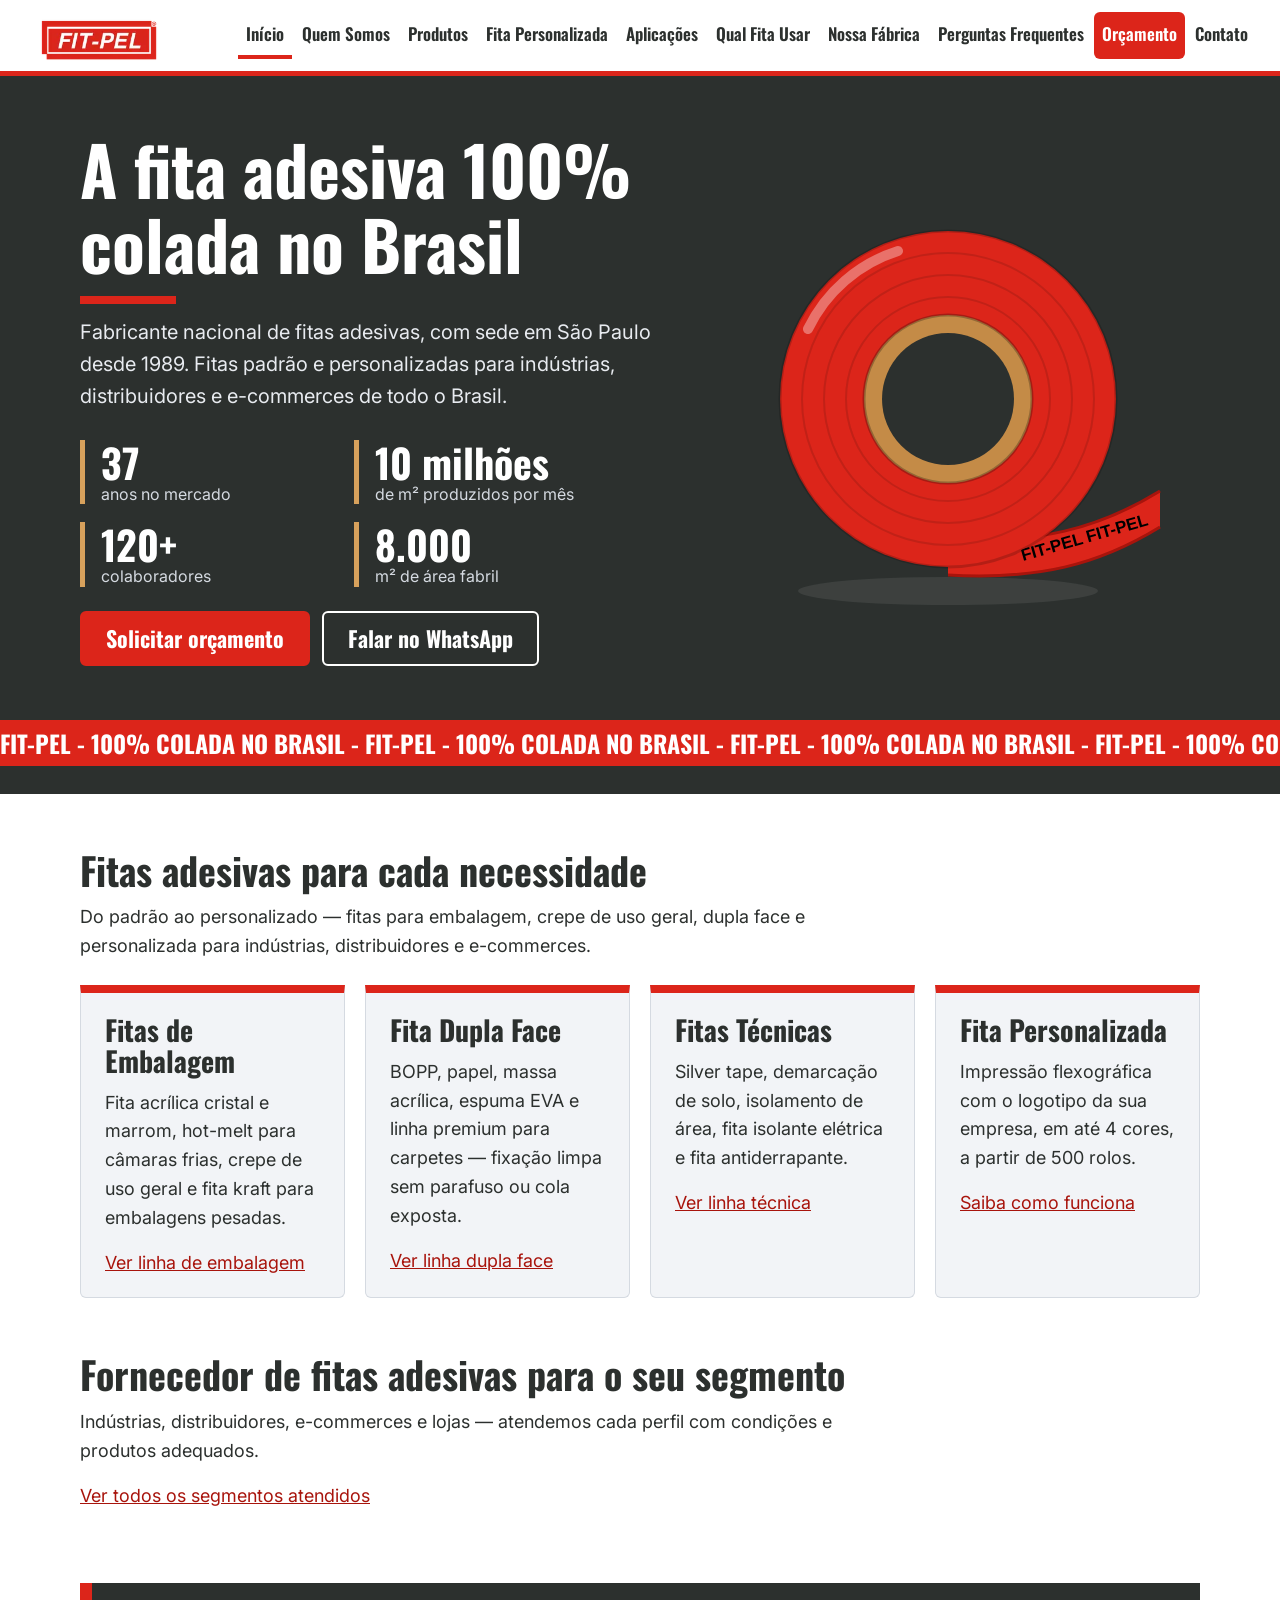
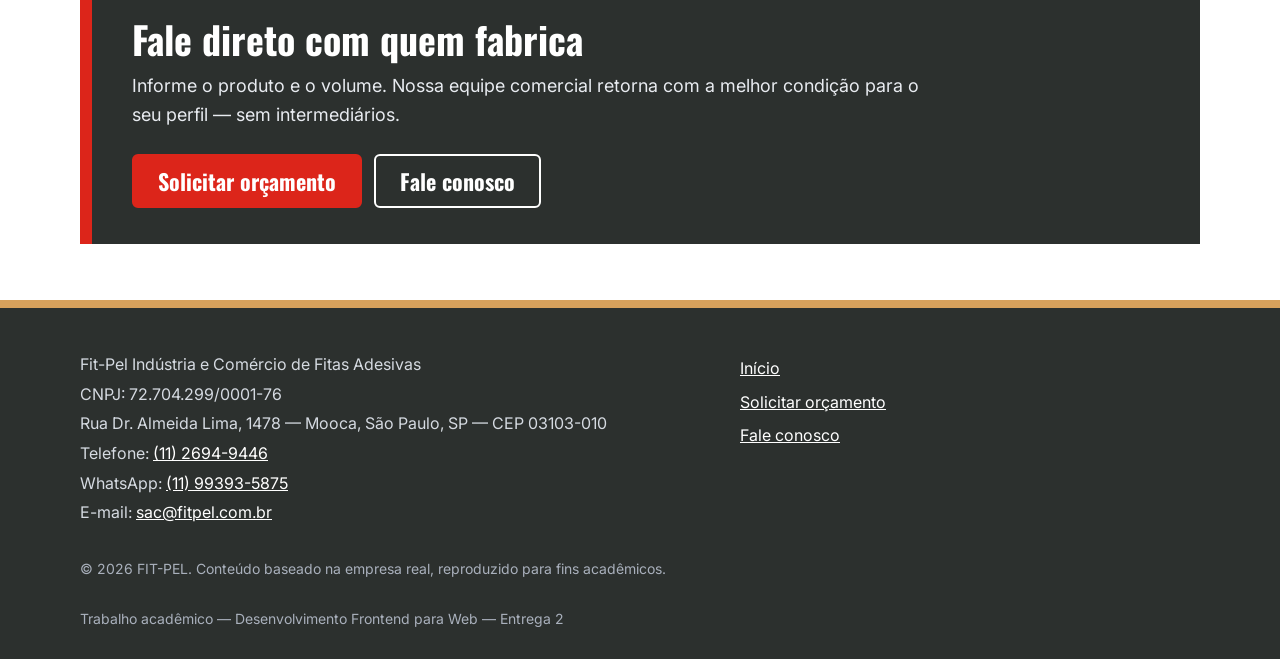
<file: index.html>
<!DOCTYPE html>
<html lang="pt-BR">

<head>
  <meta charset="UTF-8">
  <meta name="viewport" content="width=device-width, initial-scale=1.0">
  <title>FIT-PEL — Fabricante de Fitas Adesivas em São Paulo</title>
  <meta name="description"
    content="Fabricante de fitas adesivas há 37 anos. Fitas padrão e personalizadas para indústrias, distribuidores e e-commerces de todo o Brasil.">
  <link rel="icon" type="image/svg+xml" href="assets/img/favicon.svg">
  <link rel="preconnect" href="https://fonts.googleapis.com">
  <link rel="preconnect" href="https://fonts.gstatic.com" crossorigin>
  <link rel="stylesheet" href="https://fonts.googleapis.com/css2?family=Oswald:wght@600;700&amp;family=Inter:wght@400;600&amp;display=swap">
  <link rel="stylesheet" href="css/style.css">
  <script src="js/main.js" defer></script>
</head>

<body>

  <a class="pular" href="#conteudo">Pular para o conteúdo</a>

<header>
    <p class="logo"><a href="index.html"><img src="assets/img/logo-fitpel.webp" alt="FIT-PEL — Indústria e Comércio de Fitas Adesivas" width="150"></a></p>
    <button class="menu-toggle" type="button" aria-expanded="false" aria-controls="menu-principal">Menu</button>
    <nav id="menu-principal" aria-label="Navegação principal">
      <ul>
        <li><a href="index.html" aria-current="page">Início</a></li>
        <li><a href="paginas/quem-somos.html">Quem Somos</a></li>
        <li><a href="paginas/produtos.html">Produtos</a></li>
        <li><a href="paginas/fita-personalizada.html">Fita Personalizada</a></li>
        <li><a href="paginas/aplicacoes.html">Aplicações</a></li>
        <li><a href="paginas/qual-fita-usar.html">Qual Fita Usar</a></li>
        <li><a href="paginas/fabrica.html">Nossa Fábrica</a></li>
        <li><a href="paginas/faq.html">Perguntas Frequentes</a></li>
        <li><a class="nav-cta" href="paginas/orcamento.html">Orçamento</a></li>
        <li><a href="paginas/contato.html">Contato</a></li>
      </ul>
    </nav>
  </header>

  <main id="conteudo">
    <section class="hero" aria-labelledby="hero-titulo">
      <div class="hero-conteudo">
        <div class="hero-texto">
          <h1 id="hero-titulo">A fita adesiva 100% colada no Brasil</h1>
          <p>Fabricante nacional de fitas adesivas, com sede em São Paulo desde 1989. Fitas padrão e personalizadas
            para indústrias, distribuidores e e-commerces de todo o Brasil.</p>
          <ul class="numeros">
            <li><strong data-contar="37">37</strong> anos no mercado</li>
            <li><strong data-contar="10" data-sufixo=" milhões">10 milhões</strong> de m² produzidos por mês</li>
            <li><strong data-contar="120" data-sufixo="+">120+</strong> colaboradores</li>
            <li><strong data-contar="8000">8.000</strong> m² de área fabril</li>
          </ul>
          <p class="acoes">
            <a class="btn" href="paginas/orcamento.html">Solicitar orçamento</a>
            <a class="btn btn-contorno" href="https://wa.me/5511993935875">Falar no WhatsApp</a>
          </p>
        </div>
        <img class="hero-rolo" src="assets/img/rolo-fita.svg" alt="Ilustração de um rolo de fita adesiva vermelha com a ponta solta estampada FIT-PEL" width="420" height="420">
      </div>
    </section>

    <section aria-labelledby="linha-titulo">
      <h2 id="linha-titulo">Fitas adesivas para cada necessidade</h2>
      <p>Do padrão ao personalizado — fitas para embalagem, crepe de uso geral, dupla face e personalizada para
        indústrias, distribuidores e e-commerces.</p>

      <div class="cards">
        <article>
          <h3>Fitas de Embalagem</h3>
          <p>Fita acrílica cristal e marrom, hot-melt para câmaras frias, crepe de uso geral e fita kraft para
            embalagens pesadas.</p>
          <p><a href="paginas/produtos.html">Ver linha de embalagem</a></p>
        </article>

        <article>
          <h3>Fita Dupla Face</h3>
          <p>BOPP, papel, massa acrílica, espuma EVA e linha premium para carpetes — fixação limpa sem parafuso ou
            cola exposta.</p>
          <p><a href="paginas/produtos.html">Ver linha dupla face</a></p>
        </article>

        <article>
          <h3>Fitas Técnicas</h3>
          <p>Silver tape, demarcação de solo, isolamento de área, fita isolante elétrica e fita antiderrapante.
          </p>
          <p><a href="paginas/produtos.html">Ver linha técnica</a></p>
        </article>

        <article>
          <h3>Fita Personalizada</h3>
          <p>Impressão flexográfica com o logotipo da sua empresa, em até 4 cores, a partir de 500 rolos.</p>
          <p><a href="paginas/fita-personalizada.html">Saiba como funciona</a></p>
        </article>
      </div>
    </section>

    <section aria-labelledby="segmentos-titulo">
      <h2 id="segmentos-titulo">Fornecedor de fitas adesivas para o seu segmento</h2>
      <p>Indústrias, distribuidores, e-commerces e lojas — atendemos cada perfil com condições e produtos
        adequados.</p>
      <p><a href="paginas/aplicacoes.html">Ver todos os segmentos atendidos</a></p>
    </section>

    <section class="chamada" aria-labelledby="cta-titulo">
      <h2 id="cta-titulo">Fale direto com quem fabrica</h2>
      <p>Informe o produto e o volume. Nossa equipe comercial retorna com a melhor condição para o seu perfil —
        sem intermediários.</p>
      <p class="acoes">
        <a class="btn" href="paginas/orcamento.html">Solicitar orçamento</a>
        <a class="btn btn-contorno" href="paginas/contato.html">Fale conosco</a>
      </p>
    </section>

  </main>

  <footer>
    <address>
      <p>Fit-Pel Indústria e Comércio de Fitas Adesivas</p>
      <p>CNPJ: 72.704.299/0001-76</p>
      <p>Rua Dr. Almeida Lima, 1478 — Mooca, São Paulo, SP — CEP 03103-010</p>
      <p>Telefone: <a href="tel:+551126949446">(11) 2694-9446</a></p>
      <p>WhatsApp: <a href="https://wa.me/5511993935875">(11) 99393-5875</a></p>
      <p>E-mail: <a href="mailto:sac@fitpel.com.br">sac@fitpel.com.br</a></p>
    </address>
    <nav aria-label="Links rápidos do rodapé">
      <ul>
        <li><a href="index.html">Início</a></li>
        <li><a href="paginas/orcamento.html">Solicitar orçamento</a></li>
        <li><a href="paginas/contato.html">Fale conosco</a></li>
      </ul>
    </nav>
    <p>&copy; 2026 FIT-PEL. Conteúdo baseado na empresa real, reproduzido para fins acadêmicos.</p>
    <p>Trabalho acadêmico — Desenvolvimento Frontend para Web — Entrega 2</p>
  </footer>

</body>

</html>
</file>
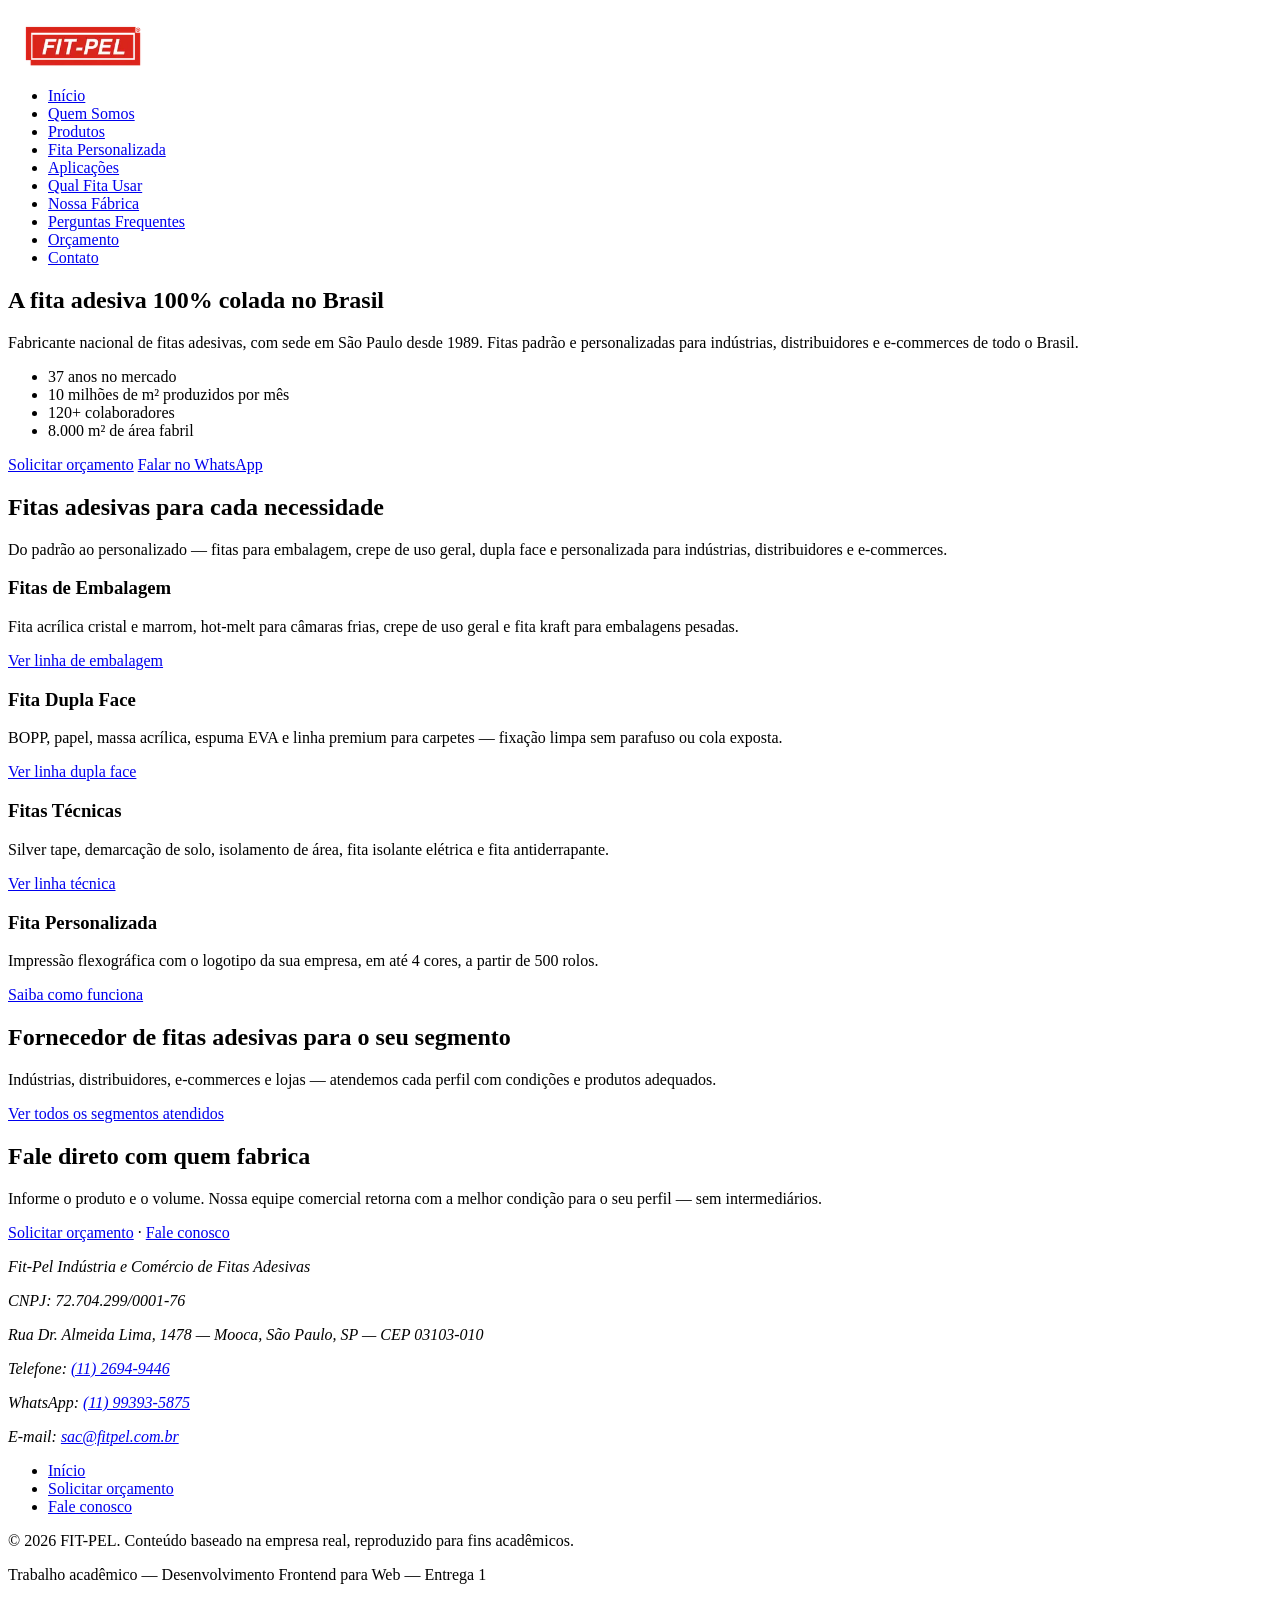
<file: paginas/index.html>
<!DOCTYPE html>
<html lang="pt-BR">

<head>
  <meta charset="UTF-8">
  <meta name="viewport" content="width=device-width, initial-scale=1.0">
  <title>FIT-PEL — Fabricante de Fitas Adesivas em São Paulo</title>
  <meta name="description"
    content="Fabricante de fitas adesivas há 37 anos. Fitas padrão e personalizadas para indústrias, distribuidores e e-commerces de todo o Brasil.">
</head>

<body>

  <header>
    <p><a href="index.html"><img src="../assets/img/logo-fitpel.webp" alt="FIT-PEL — Indústria e Comércio de Fitas Adesivas" width="150"></a></p>
    <nav aria-label="Navegação principal">
      <ul>
        <li><a href="index.html" aria-current="page">Início</a></li>
        <li><a href="quem-somos.html">Quem Somos</a></li>
        <li><a href="produtos.html">Produtos</a></li>
        <li><a href="fita-personalizada.html">Fita Personalizada</a></li>
        <li><a href="aplicacoes.html">Aplicações</a></li>
        <li><a href="qual-fita-usar.html">Qual Fita Usar</a></li>
        <li><a href="fabrica.html">Nossa Fábrica</a></li>
        <li><a href="faq.html">Perguntas Frequentes</a></li>
        <li><a href="orcamento.html">Orçamento</a></li>
        <li><a href="contato.html">Contato</a></li>
      </ul>
    </nav>
  </header>

  <main>
    <section aria-labelledby="hero-titulo">
      <h1 id="hero-titulo">A fita adesiva 100% colada no Brasil</h1>
      <p>Fabricante nacional de fitas adesivas, com sede em São Paulo desde 1989. Fitas padrão e personalizadas
        para indústrias, distribuidores e e-commerces de todo o Brasil.</p>
      <ul>
        <li>37 anos no mercado</li>
        <li>10 milhões de m² produzidos por mês</li>
        <li>120+ colaboradores</li>
        <li>8.000 m² de área fabril</li>
      </ul>
      <p>
        <a href="orcamento.html">Solicitar orçamento</a> 
        <a href="https://wa.me/5511993935875">Falar no WhatsApp</a>
      </p>
    </section>

    <section aria-labelledby="linha-titulo">
      <h2 id="linha-titulo">Fitas adesivas para cada necessidade</h2>
      <p>Do padrão ao personalizado — fitas para embalagem, crepe de uso geral, dupla face e personalizada para
        indústrias, distribuidores e e-commerces.</p>

      <article>
        <h3>Fitas de Embalagem</h3>
        <p>Fita acrílica cristal e marrom, hot-melt para câmaras frias, crepe de uso geral e fita kraft para
          embalagens pesadas.</p>
        <p><a href="produtos.html">Ver linha de embalagem</a></p>
      </article>

      <article>
        <h3>Fita Dupla Face</h3>
        <p>BOPP, papel, massa acrílica, espuma EVA e linha premium para carpetes — fixação limpa sem parafuso ou
          cola exposta.</p>
        <p><a href="produtos.html">Ver linha dupla face</a></p>
      </article>

      <article>
        <h3>Fitas Técnicas</h3>
        <p>Silver tape, demarcação de solo, isolamento de área, fita isolante elétrica e fita antiderrapante.
        </p>
        <p><a href="produtos.html">Ver linha técnica</a></p>
      </article>

      <article>
        <h3>Fita Personalizada</h3>
        <p>Impressão flexográfica com o logotipo da sua empresa, em até 4 cores, a partir de 500 rolos.</p>
        <p><a href="fita-personalizada.html">Saiba como funciona</a></p>
      </article>
    </section>

    <section aria-labelledby="segmentos-titulo">
      <h2 id="segmentos-titulo">Fornecedor de fitas adesivas para o seu segmento</h2>
      <p>Indústrias, distribuidores, e-commerces e lojas — atendemos cada perfil com condições e produtos
        adequados.</p>
      <p><a href="aplicacoes.html">Ver todos os segmentos atendidos</a></p>
    </section>

    <section aria-labelledby="cta-titulo">
      <h2 id="cta-titulo">Fale direto com quem fabrica</h2>
      <p>Informe o produto e o volume. Nossa equipe comercial retorna com a melhor condição para o seu perfil —
        sem intermediários.</p>
      <p>
        <a href="orcamento.html">Solicitar orçamento</a> ·
        <a href="contato.html">Fale conosco</a>
      </p>
    </section>

  </main>

  <footer>
    <address>
      <p>Fit-Pel Indústria e Comércio de Fitas Adesivas</p>
      <p>CNPJ: 72.704.299/0001-76</p>
      <p>Rua Dr. Almeida Lima, 1478 — Mooca, São Paulo, SP — CEP 03103-010</p>
      <p>Telefone: <a href="tel:+551126949446">(11) 2694-9446</a></p>
      <p>WhatsApp: <a href="https://wa.me/5511993935875">(11) 99393-5875</a></p>
      <p>E-mail: <a href="mailto:sac@fitpel.com.br">sac@fitpel.com.br</a></p>
    </address>
    <nav aria-label="Links rápidos do rodapé">
      <ul>
        <li><a href="index.html">Início</a></li>
        <li><a href="orcamento.html">Solicitar orçamento</a></li>
        <li><a href="contato.html">Fale conosco</a></li>
      </ul>
    </nav>
    <p>&copy; 2026 FIT-PEL. Conteúdo baseado na empresa real, reproduzido para fins acadêmicos.</p>
    <p>Trabalho acadêmico — Desenvolvimento Frontend para Web — Entrega 1</p>
  </footer>

</body>

</html>
</file>
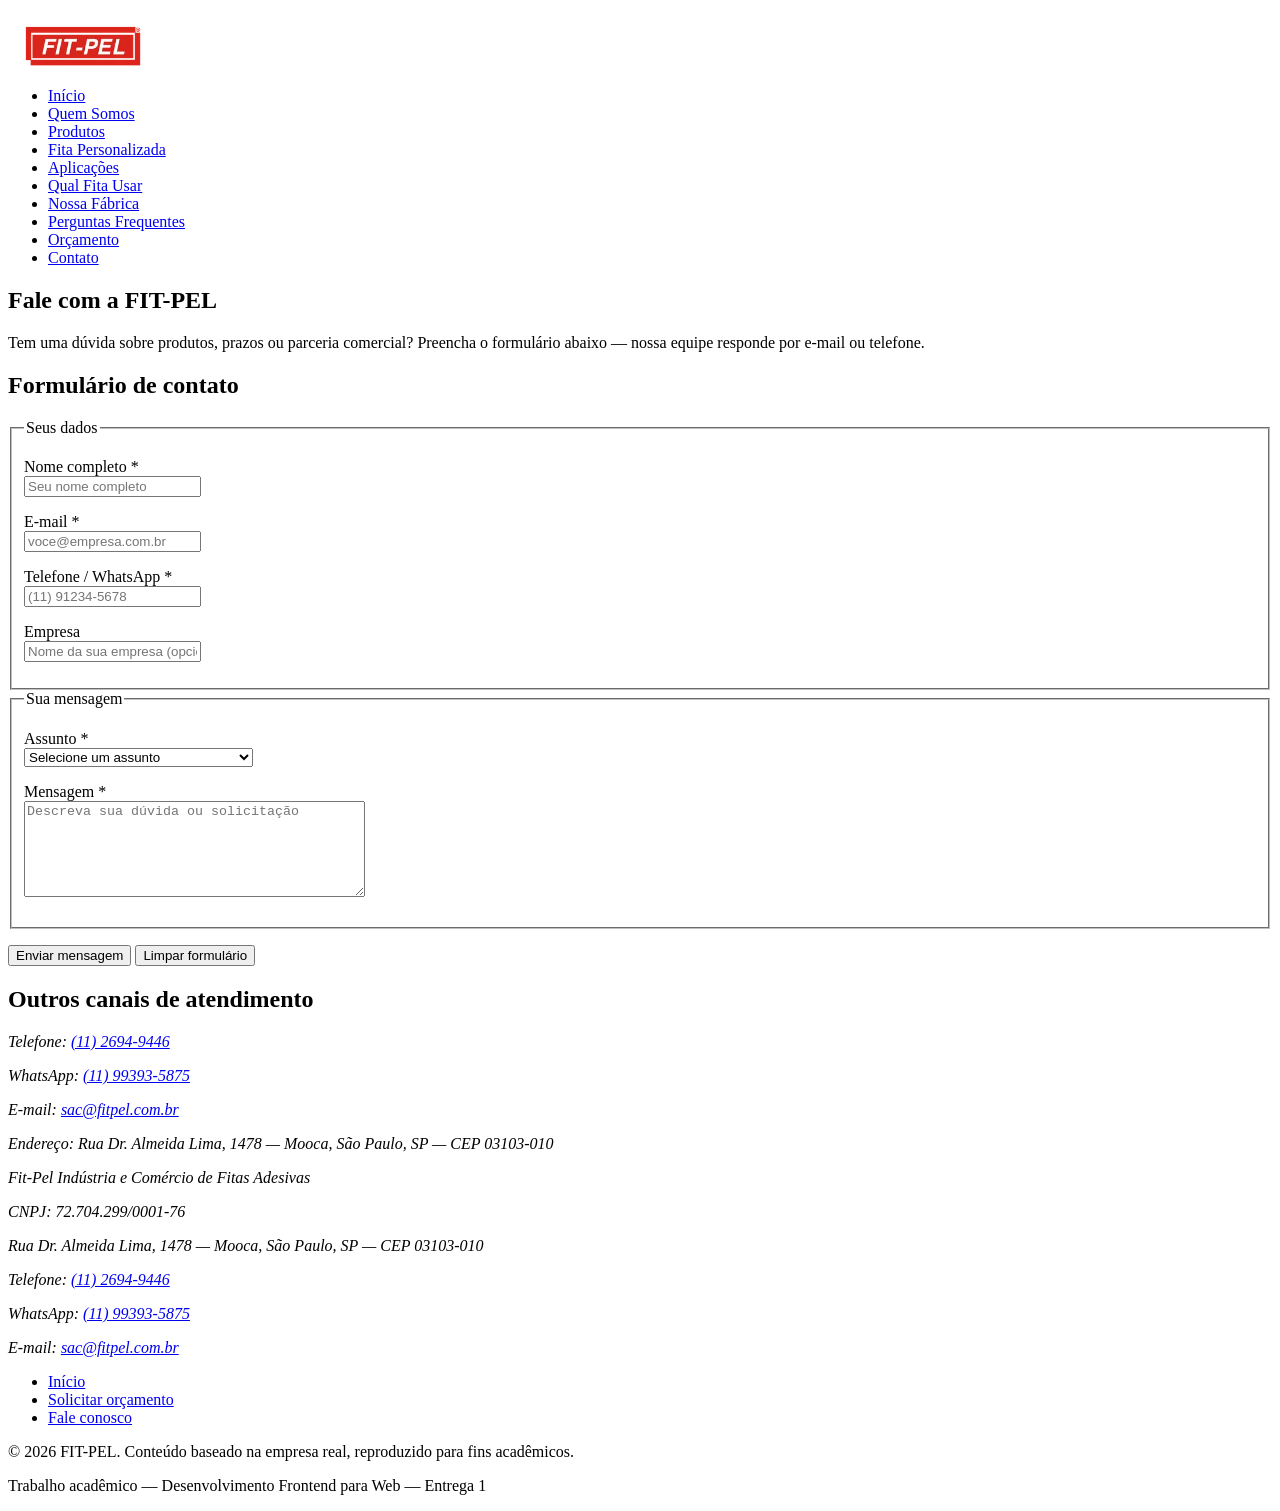
<file: contato.html>
<!DOCTYPE html>
<html lang="pt-BR">

<head>
  <meta charset="UTF-8">
  <meta name="viewport" content="width=device-width, initial-scale=1.0">
  <title>Contato — FIT-PEL</title>
  <meta name="description"
    content="Fale com a equipe da FIT-PEL para tirar dúvidas sobre produtos, prazos e parcerias comerciais.">
</head>

<body>

  <header>
    <p><a href="index.html"><img src="assets/img/logo-fitpel.webp" alt="FIT-PEL — Indústria e Comércio de Fitas Adesivas" width="150"></a></p>
    <nav aria-label="Navegação principal">
      <ul>
        <li><a href="index.html">Início</a></li>
        <li><a href="paginas/quem-somos.html">Quem Somos</a></li>
        <li><a href="paginas/produtos.html">Produtos</a></li>
        <li><a href="paginas/fita-personalizada.html">Fita Personalizada</a></li>
        <li><a href="paginas/aplicacoes.html">Aplicações</a></li>
        <li><a href="paginas/qual-fita-usar.html">Qual Fita Usar</a></li>
        <li><a href="paginas/fabrica.html">Nossa Fábrica</a></li>
        <li><a href="paginas/faq.html">Perguntas Frequentes</a></li>
        <li><a href="orcamento.html">Orçamento</a></li>
        <li><a href="contato.html" aria-current="page">Contato</a></li>
      </ul>
    </nav>
  </header>

  <main>
    <section aria-labelledby="contato-titulo">
      <h1 id="contato-titulo">Fale com a FIT-PEL</h1>
      <p>Tem uma dúvida sobre produtos, prazos ou parceria comercial? Preencha o formulário abaixo — nossa equipe
        responde por e-mail ou telefone.</p>
    </section>

    <section aria-labelledby="form-contato-titulo">
      <h2 id="form-contato-titulo">Formulário de contato</h2>
      <form action="#" method="post">
        <fieldset>
          <legend>Seus dados</legend>

          <p>
            <label for="nome">Nome completo *</label><br>
            <input type="text" id="nome" name="nome" required minlength="3" placeholder="Seu nome completo">
          </p>

          <p>
            <label for="email">E-mail *</label><br>
            <input type="email" id="email" name="email" required placeholder="voce@empresa.com.br">
          </p>

          <p>
            <label for="telefone">Telefone / WhatsApp *</label><br>
            <input type="tel" id="telefone" name="telefone" required pattern="\(\d{2}\)\s?\d{4,5}-\d{4}"
              placeholder="(11) 91234-5678" title="Formato esperado: (11) 91234-5678">
          </p>

          <p>
            <label for="empresa">Empresa</label><br>
            <input type="text" id="empresa" name="empresa" placeholder="Nome da sua empresa (opcional)">
          </p>
        </fieldset>

        <fieldset>
          <legend>Sua mensagem</legend>

          <p>
            <label for="assunto">Assunto *</label><br>
            <select id="assunto" name="assunto" required>
              <option value="">Selecione um assunto</option>
              <option value="duvida-produto">Dúvida sobre produto</option>
              <option value="parceria">Parceria comercial / representação</option>
              <option value="suporte">Suporte a pedido em andamento</option>
              <option value="outro">Outro assunto</option>
            </select>
          </p>

          <p>
            <label for="mensagem">Mensagem *</label><br>
            <textarea id="mensagem" name="mensagem" rows="6" cols="40" required minlength="10"
              placeholder="Descreva sua dúvida ou solicitação"></textarea>
          </p>
        </fieldset>

        <p>
          <button type="submit">Enviar mensagem</button>
          <button type="reset">Limpar formulário</button>
        </p>
      </form>
    </section>

    <section aria-labelledby="outros-canais-titulo">
      <h2 id="outros-canais-titulo">Outros canais de atendimento</h2>
      <address>
        <p>Telefone: <a href="tel:+551126949446">(11) 2694-9446</a></p>
        <p>WhatsApp: <a href="https://wa.me/5511993935875">(11) 99393-5875</a></p>
        <p>E-mail: <a href="mailto:sac@fitpel.com.br">sac@fitpel.com.br</a></p>
        <p>Endereço: Rua Dr. Almeida Lima, 1478 — Mooca, São Paulo, SP — CEP 03103-010</p>
      </address>
    </section>

  </main>
  
  <footer>
    <address>
      <p>Fit-Pel Indústria e Comércio de Fitas Adesivas</p>
      <p>CNPJ: 72.704.299/0001-76</p>
      <p>Rua Dr. Almeida Lima, 1478 — Mooca, São Paulo, SP — CEP 03103-010</p>
      <p>Telefone: <a href="tel:+551126949446">(11) 2694-9446</a></p>
      <p>WhatsApp: <a href="https://wa.me/5511993935875">(11) 99393-5875</a></p>
      <p>E-mail: <a href="mailto:sac@fitpel.com.br">sac@fitpel.com.br</a></p>
    </address>
    <nav aria-label="Links rápidos do rodapé">
      <ul>
        <li><a href="index.html">Início</a></li>
        <li><a href="orcamento.html">Solicitar orçamento</a></li>
        <li><a href="contato.html">Fale conosco</a></li>
      </ul>
    </nav>
    <p>&copy; 2026 FIT-PEL. Conteúdo baseado na empresa real, reproduzido para fins acadêmicos.</p>
    <p>Trabalho acadêmico — Desenvolvimento Frontend para Web — Entrega 1</p>
  </footer>

</body>

</html>
</file>
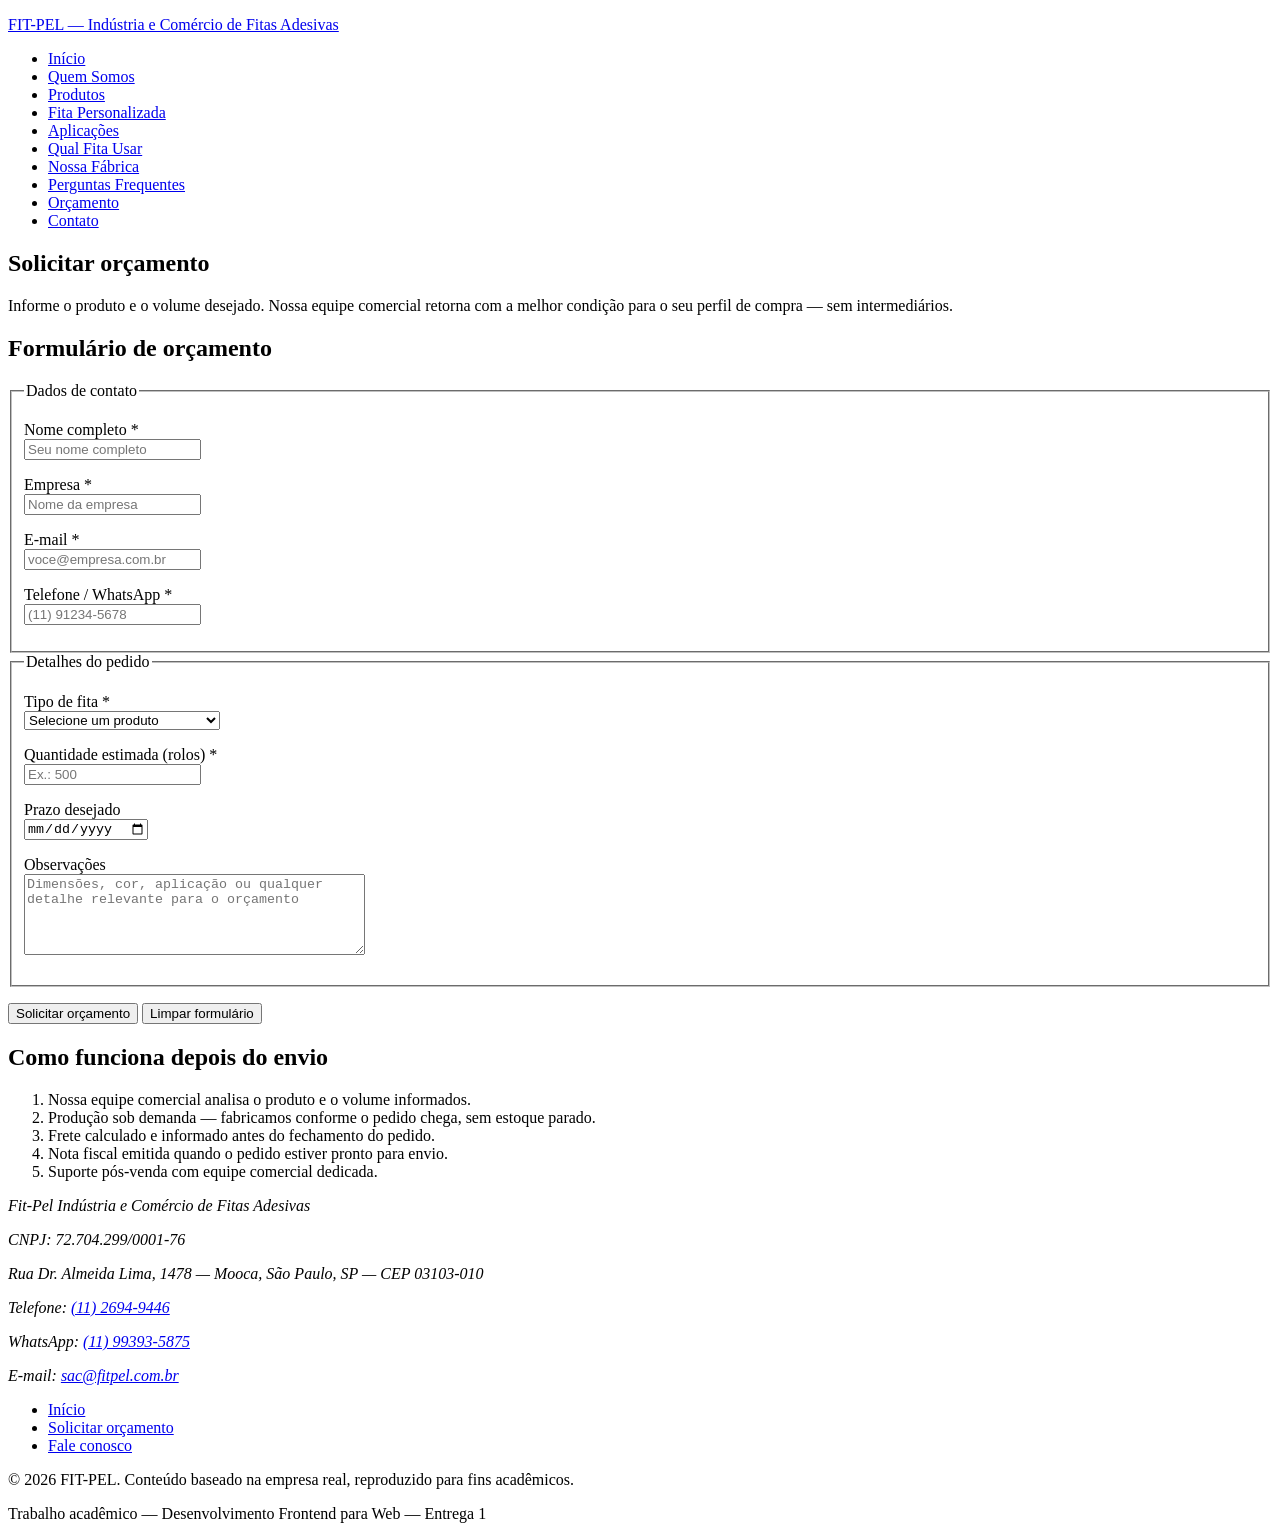
<file: orcamento.html>
<!DOCTYPE html>
<html lang="pt-BR">

<head>
  <meta charset="UTF-8">
  <meta name="viewport" content="width=device-width, initial-scale=1.0">
  <title>Solicitar Orçamento — FIT-PEL</title>
  <meta name="description"
    content="Solicite um orçamento de fitas adesivas padrão ou personalizadas diretamente com o fabricante em São Paulo.">
</head>

<body>

  <header>
    <p><a href="index.html">FIT-PEL — Indústria e Comércio de Fitas Adesivas</a></p>
    <nav aria-label="Navegação principal">
      <ul>
        <li><a href="index.html">Início</a></li>
        <li><a href="paginas/quem-somos.html">Quem Somos</a></li>
        <li><a href="paginas/produtos.html">Produtos</a></li>
        <li><a href="paginas/fita-personalizada.html">Fita Personalizada</a></li>
        <li><a href="paginas/aplicacoes.html">Aplicações</a></li>
        <li><a href="paginas/qual-fita-usar.html">Qual Fita Usar</a></li>
        <li><a href="paginas/fabrica.html">Nossa Fábrica</a></li>
        <li><a href="paginas/faq.html">Perguntas Frequentes</a></li>
        <li><a href="orcamento.html" aria-current="page">Orçamento</a></li>
        <li><a href="contato.html">Contato</a></li>
      </ul>
    </nav>
  </header>

  <main>
    <section aria-labelledby="orcamento-titulo">
      <h1 id="orcamento-titulo">Solicitar orçamento</h1>
      <p>Informe o produto e o volume desejado. Nossa equipe comercial retorna com a melhor condição para o seu perfil
        de compra — sem intermediários.</p>
    </section>

    <section aria-labelledby="form-orcamento-titulo">
      <h2 id="form-orcamento-titulo">Formulário de orçamento</h2>
      <form action="#" method="post">
        <fieldset>
          <legend>Dados de contato</legend>

          <p>
            <label for="nome-orc">Nome completo *</label><br>
            <input type="text" id="nome-orc" name="nome" required minlength="3" placeholder="Seu nome completo">
          </p>

          <p>
            <label for="empresa-orc">Empresa *</label><br>
            <input type="text" id="empresa-orc" name="empresa" required placeholder="Nome da empresa">
          </p>

          <p>
            <label for="email-orc">E-mail *</label><br>
            <input type="email" id="email-orc" name="email" required placeholder="voce@empresa.com.br">
          </p>

          <p>
            <label for="telefone-orc">Telefone / WhatsApp *</label><br>
            <input type="tel" id="telefone-orc" name="telefone" required pattern="\(\d{2}\)\s?\d{4,5}-\d{4}"
              placeholder="(11) 91234-5678" title="Formato esperado: (11) 91234-5678">
          </p>
        </fieldset>

        <fieldset>
          <legend>Detalhes do pedido</legend>

          <p>
            <label for="produto">Tipo de fita *</label><br>
            <select id="produto" name="produto" required>
              <option value="">Selecione um produto</option>
              <optgroup label="Fitas de Embalagem">
                <option value="acrilica">Fita Adesiva Acrílica</option>
                <option value="hot-melt">Fita Adesiva Hot-melt</option>
                <option value="crepe">Fita Crepe de Uso Geral</option>
                <option value="kraft">Fita Kraft</option>
              </optgroup>
              <optgroup label="Dupla Face">
                <option value="dupla-bopp">Dupla Face BOPP</option>
                <option value="dupla-papel">Dupla Face Papel</option>
                <option value="dupla-massa">Dupla Face Massa Acrílica</option>
                <option value="dupla-eva">Dupla Face EVA</option>
              </optgroup>
              <optgroup label="Fitas Técnicas">
                <option value="silver-tape">Silver Tape</option>
                <option value="demarcacao">Demarcação de Solo</option>
                <option value="isolante">Fita Isolante Elétrica</option>
                <option value="antiderrapante">Fita Antiderrapante</option>
              </optgroup>
              <option value="personalizada">Fita Personalizada com logo</option>
            </select>
          </p>

          <p>
            <label for="quantidade">Quantidade estimada (rolos) *</label><br>
            <input type="number" id="quantidade" name="quantidade" required min="1" step="1" placeholder="Ex.: 500">
          </p>

          <p>
            <label for="prazo">Prazo desejado</label><br>
            <input type="date" id="prazo" name="prazo">
          </p>

          <p>
            <label for="observacoes">Observações</label><br>
            <textarea id="observacoes" name="observacoes" rows="5" cols="40"
              placeholder="Dimensões, cor, aplicação ou qualquer detalhe relevante para o orçamento"></textarea>
          </p>
        </fieldset>

        <p>
          <button type="submit">Solicitar orçamento</button>
          <button type="reset">Limpar formulário</button>
        </p>
      </form>
    </section>

    <section aria-labelledby="como-funciona-titulo">
      <h2 id="como-funciona-titulo">Como funciona depois do envio</h2>
      <ol>
        <li>Nossa equipe comercial analisa o produto e o volume informados.</li>
        <li>Produção sob demanda — fabricamos conforme o pedido chega, sem estoque parado.</li>
        <li>Frete calculado e informado antes do fechamento do pedido.</li>
        <li>Nota fiscal emitida quando o pedido estiver pronto para envio.</li>
        <li>Suporte pós-venda com equipe comercial dedicada.</li>
      </ol>
    </section>

  </main>
  
  <footer>
    <address>
      <p>Fit-Pel Indústria e Comércio de Fitas Adesivas</p>
      <p>CNPJ: 72.704.299/0001-76</p>
      <p>Rua Dr. Almeida Lima, 1478 — Mooca, São Paulo, SP — CEP 03103-010</p>
      <p>Telefone: <a href="tel:+551126949446">(11) 2694-9446</a></p>
      <p>WhatsApp: <a href="https://wa.me/5511993935875">(11) 99393-5875</a></p>
      <p>E-mail: <a href="mailto:sac@fitpel.com.br">sac@fitpel.com.br</a></p>
    </address>
    <nav aria-label="Links rápidos do rodapé">
      <ul>
        <li><a href="index.html">Início</a></li>
        <li><a href="orcamento.html">Solicitar orçamento</a></li>
        <li><a href="contato.html">Fale conosco</a></li>
      </ul>
    </nav>
    <p>&copy; 2026 FIT-PEL. Conteúdo baseado na empresa real, reproduzido para fins acadêmicos.</p>
    <p>Trabalho acadêmico — Desenvolvimento Frontend para Web — Entrega 1</p>
  </footer>

</body>

</html>
</file>
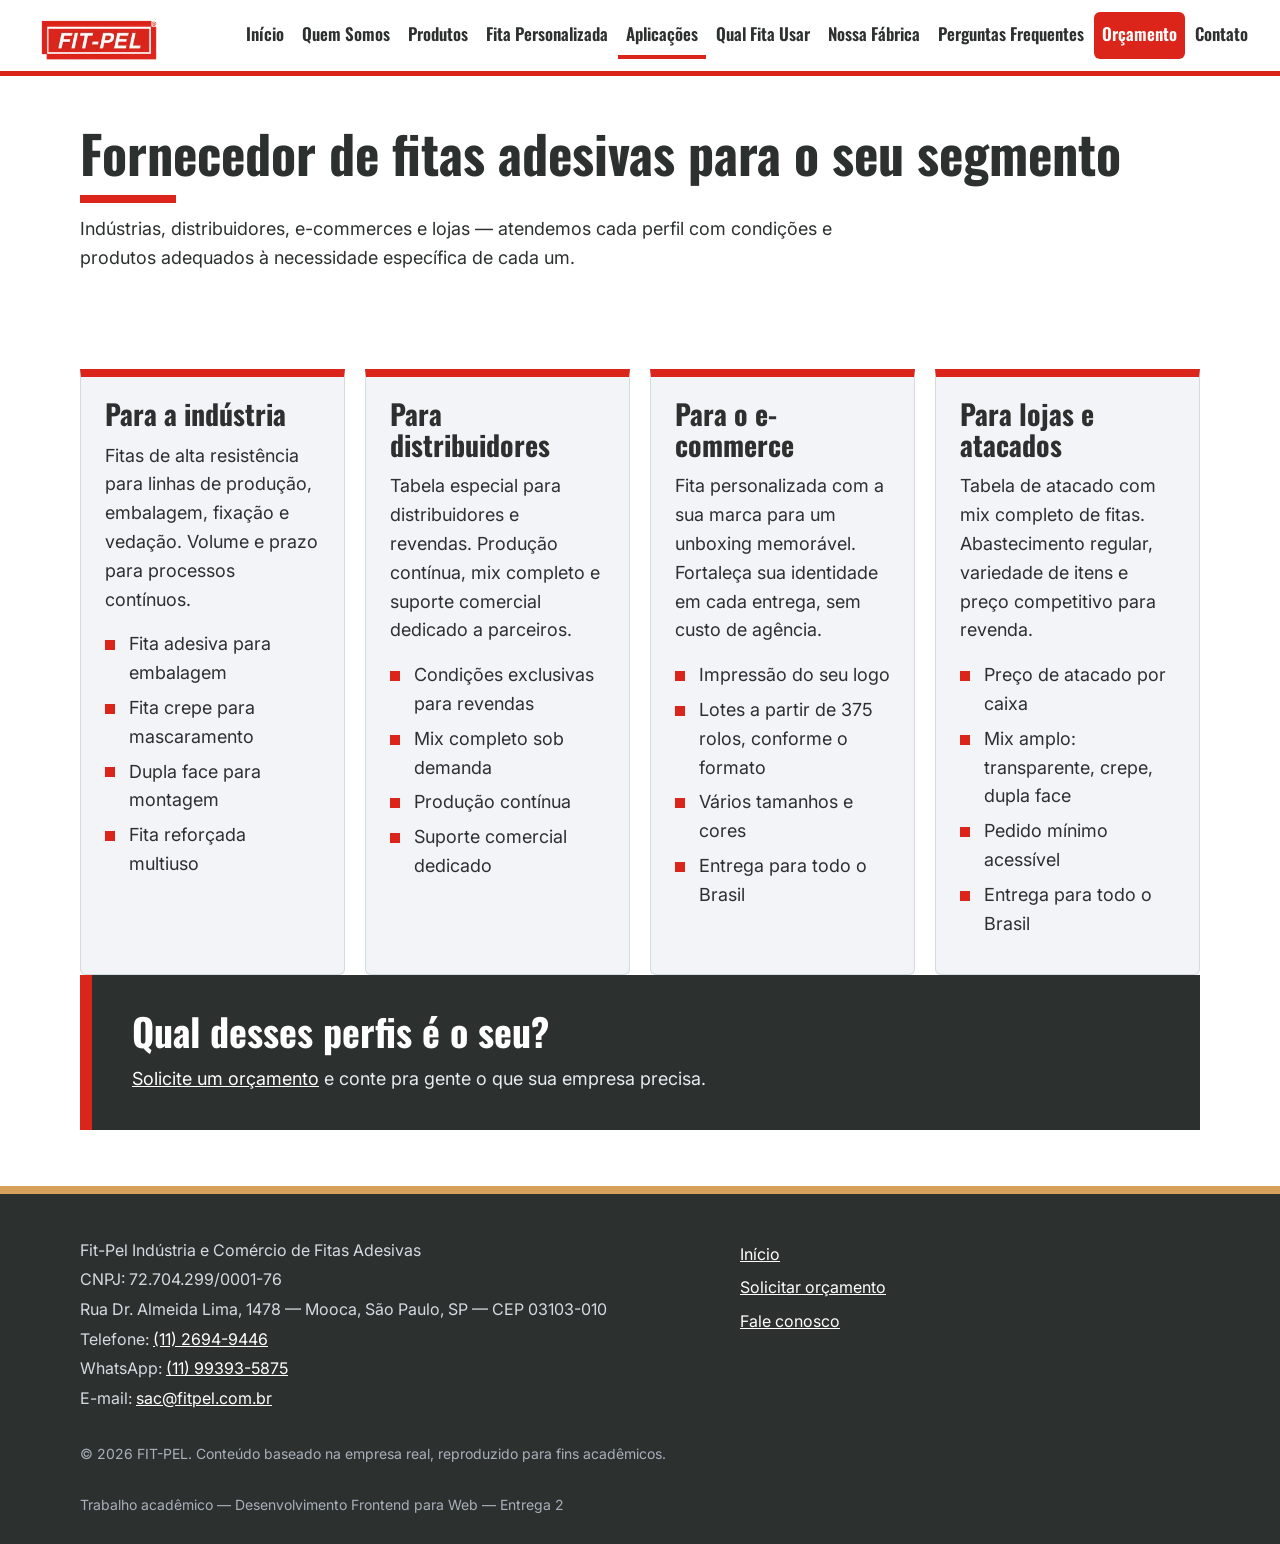
<file: paginas/aplicacoes.html>
<!DOCTYPE html>
<html lang="pt-BR">
<head>
  <meta charset="UTF-8">
  <meta name="viewport" content="width=device-width, initial-scale=1.0">
  <title>Aplicações — FIT-PEL</title>
  <meta name="description" content="Veja como a FIT-PEL atende indústrias, distribuidores, e-commerces e lojas com fitas adesivas sob medida para cada perfil.">
  <link rel="icon" type="image/svg+xml" href="../assets/img/favicon.svg">
  <link rel="preconnect" href="https://fonts.googleapis.com">
  <link rel="preconnect" href="https://fonts.gstatic.com" crossorigin>
  <link rel="stylesheet" href="https://fonts.googleapis.com/css2?family=Oswald:wght@600;700&amp;family=Inter:wght@400;600&amp;display=swap">
  <link rel="stylesheet" href="../css/style.css">
  <script src="../js/main.js" defer></script>
</head>
<body>

  <a class="pular" href="#conteudo">Pular para o conteúdo</a>

<header>
    <p class="logo"><a href="../index.html"><img src="../assets/img/logo-fitpel.webp" alt="FIT-PEL — Indústria e Comércio de Fitas Adesivas" width="150"></a></p>
    <button class="menu-toggle" type="button" aria-expanded="false" aria-controls="menu-principal">Menu</button>
    <nav id="menu-principal" aria-label="Navegação principal">
      <ul>
          <li><a href="../index.html">Início</a></li>
          <li><a href="quem-somos.html">Quem Somos</a></li>
          <li><a href="produtos.html">Produtos</a></li>
          <li><a href="fita-personalizada.html">Fita Personalizada</a></li>
          <li><a href="aplicacoes.html" aria-current="page">Aplicações</a></li>
          <li><a href="qual-fita-usar.html">Qual Fita Usar</a></li>
          <li><a href="fabrica.html">Nossa Fábrica</a></li>
          <li><a href="faq.html">Perguntas Frequentes</a></li>
          <li><a class="nav-cta" href="orcamento.html">Orçamento</a></li>
          <li><a href="contato.html">Contato</a></li>
      </ul>
    </nav>
  </header>

  <main id="conteudo">
    <section aria-labelledby="aplicacoes-titulo">
      <h1 id="aplicacoes-titulo">Fornecedor de fitas adesivas para o seu segmento</h1>
      <p>Indústrias, distribuidores, e-commerces e lojas — atendemos cada perfil com condições e produtos adequados à necessidade específica de cada um.</p>
    </section>

    <div class="cards">
      <article aria-labelledby="industria-titulo">
        <h2 id="industria-titulo">Para a indústria</h2>
        <p>Fitas de alta resistência para linhas de produção, embalagem, fixação e vedação. Volume e prazo para processos contínuos.</p>
        <ul>
          <li>Fita adesiva para embalagem</li>
          <li>Fita crepe para mascaramento</li>
          <li>Dupla face para montagem</li>
          <li>Fita reforçada multiuso</li>
        </ul>
      </article>

      <article aria-labelledby="distribuidor-titulo">
        <h2 id="distribuidor-titulo">Para distribuidores</h2>
        <p>Tabela especial para distribuidores e revendas. Produção contínua, mix completo e suporte comercial dedicado a parceiros.</p>
        <ul>
          <li>Condições exclusivas para revendas</li>
          <li>Mix completo sob demanda</li>
          <li>Produção contínua</li>
          <li>Suporte comercial dedicado</li>
        </ul>
      </article>

      <article aria-labelledby="ecommerce-titulo">
        <h2 id="ecommerce-titulo">Para o e-commerce</h2>
        <p>Fita personalizada com a sua marca para um unboxing memorável. Fortaleça sua identidade em cada entrega, sem custo de agência.</p>
        <ul>
          <li>Impressão do seu logo</li>
          <li>Lotes a partir de 375 rolos, conforme o formato</li>
          <li>Vários tamanhos e cores</li>
          <li>Entrega para todo o Brasil</li>
        </ul>
      </article>

      <article aria-labelledby="lojas-titulo">
        <h2 id="lojas-titulo">Para lojas e atacados</h2>
        <p>Tabela de atacado com mix completo de fitas. Abastecimento regular, variedade de itens e preço competitivo para revenda.</p>
        <ul>
          <li>Preço de atacado por caixa</li>
          <li>Mix amplo: transparente, crepe, dupla face</li>
          <li>Pedido mínimo acessível</li>
          <li>Entrega para todo o Brasil</li>
        </ul>
      </article>
    </div>

    <section class="chamada" aria-labelledby="aplicacoes-cta-titulo">
      <h2 id="aplicacoes-cta-titulo">Qual desses perfis é o seu?</h2>
      <p><a href="orcamento.html">Solicite um orçamento</a> e conte pra gente o que sua empresa precisa.</p>
    </section>

  </main>

  <footer>
    <address>
      <p>Fit-Pel Indústria e Comércio de Fitas Adesivas</p>
      <p>CNPJ: 72.704.299/0001-76</p>
      <p>Rua Dr. Almeida Lima, 1478 — Mooca, São Paulo, SP — CEP 03103-010</p>
      <p>Telefone: <a href="tel:+551126949446">(11) 2694-9446</a></p>
      <p>WhatsApp: <a href="https://wa.me/5511993935875">(11) 99393-5875</a></p>
      <p>E-mail: <a href="mailto:sac@fitpel.com.br">sac@fitpel.com.br</a></p>
    </address>
    <nav aria-label="Links rápidos do rodapé">
      <ul>
        <li><a href="../index.html">Início</a></li>
        <li><a href="orcamento.html">Solicitar orçamento</a></li>
        <li><a href="contato.html">Fale conosco</a></li>
      </ul>
    </nav>
    <p>&copy; 2026 FIT-PEL. Conteúdo baseado na empresa real, reproduzido para fins acadêmicos.</p>
    <p>Trabalho acadêmico — Desenvolvimento Frontend para Web — Entrega 2</p>
  </footer>

</body>
</html>
</file>
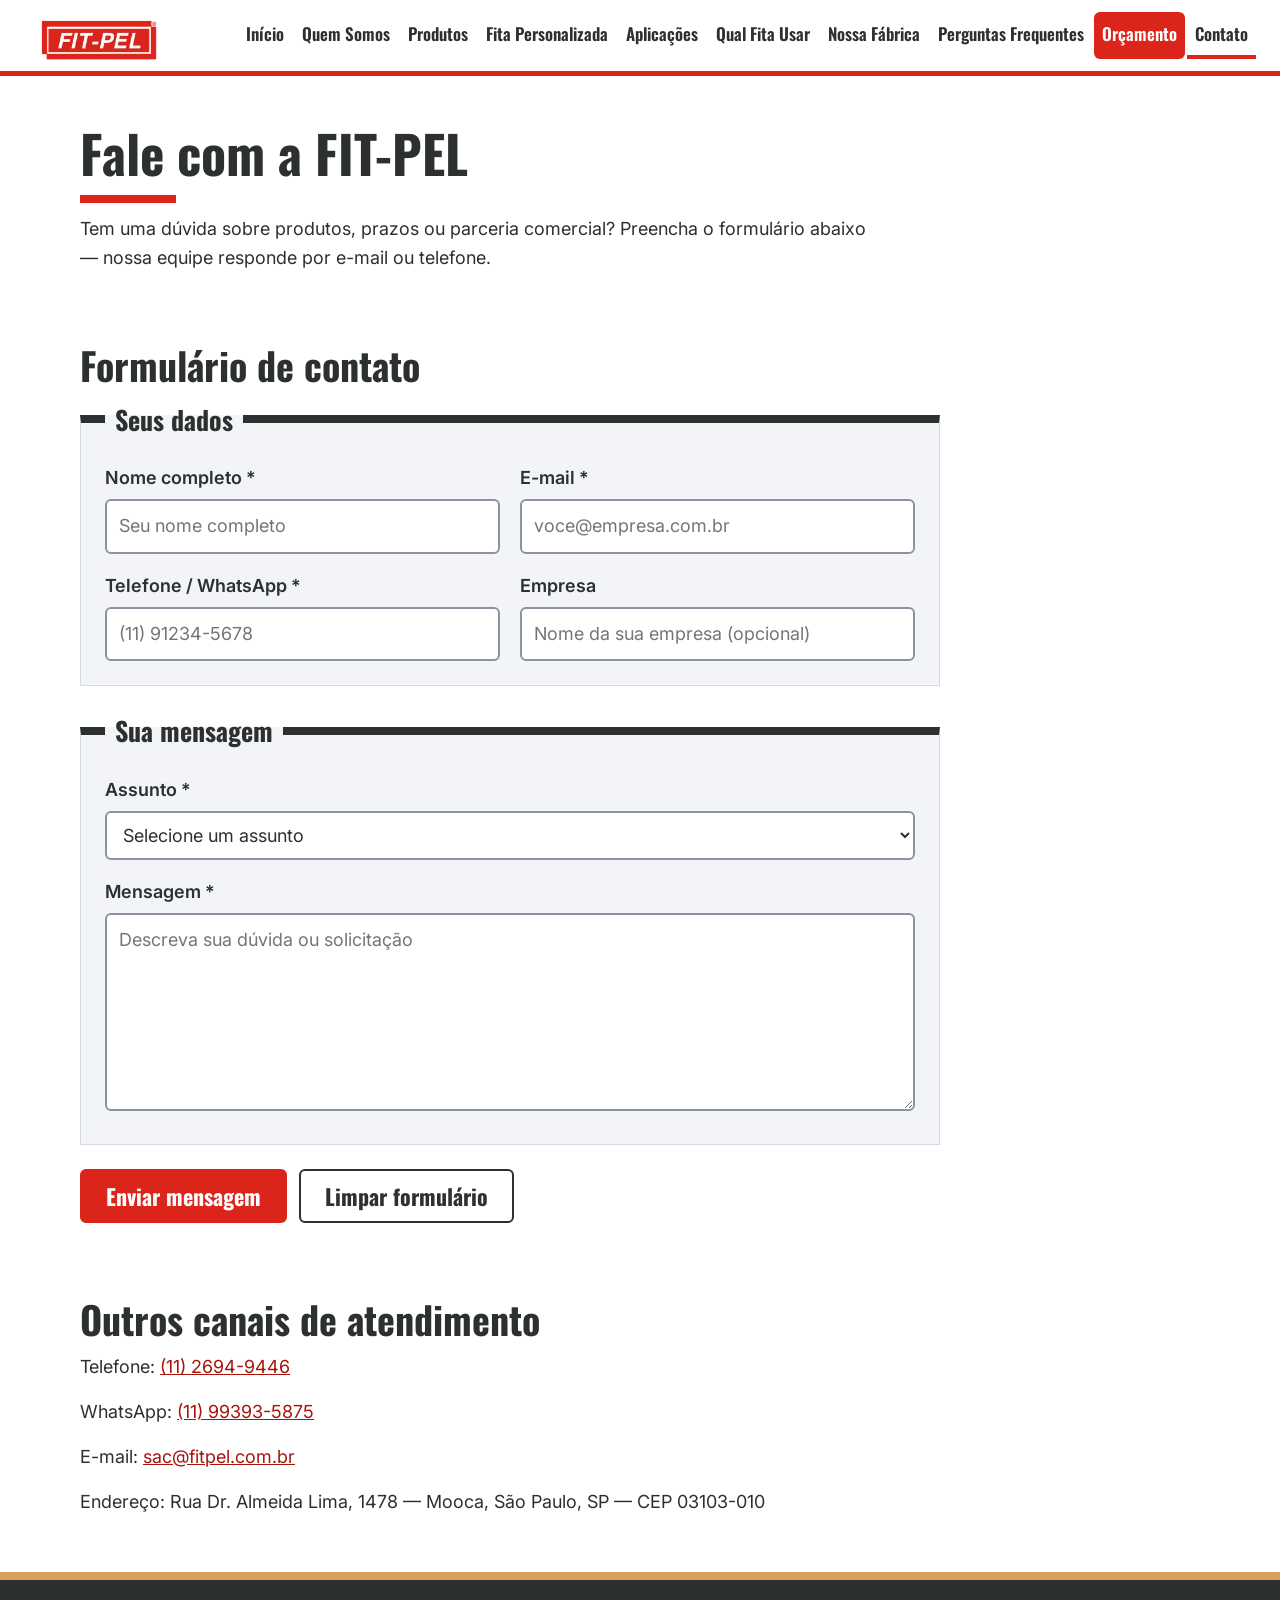
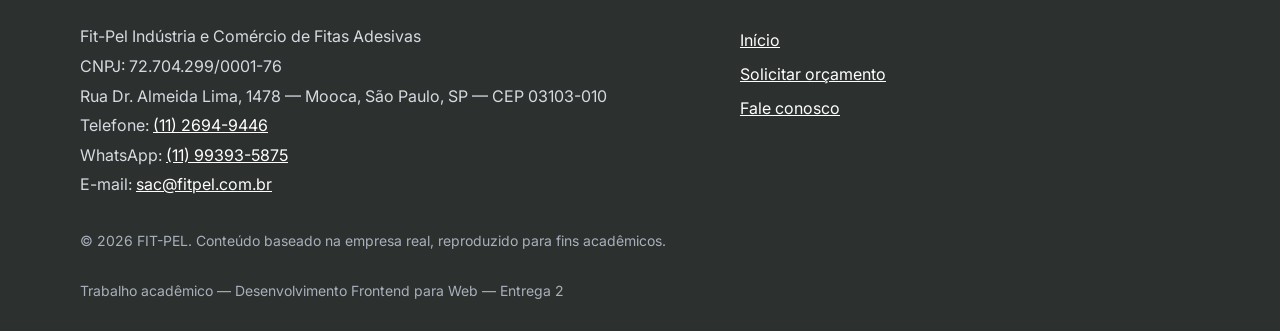
<file: paginas/contato.html>
<!DOCTYPE html>
<html lang="pt-BR">

<head>
  <meta charset="UTF-8">
  <meta name="viewport" content="width=device-width, initial-scale=1.0">
  <title>Contato — FIT-PEL</title>
  <meta name="description"
    content="Fale com a equipe da FIT-PEL para tirar dúvidas sobre produtos, prazos e parcerias comerciais.">
  <link rel="icon" type="image/svg+xml" href="../assets/img/favicon.svg">
  <link rel="preconnect" href="https://fonts.googleapis.com">
  <link rel="preconnect" href="https://fonts.gstatic.com" crossorigin>
  <link rel="stylesheet" href="https://fonts.googleapis.com/css2?family=Oswald:wght@600;700&amp;family=Inter:wght@400;600&amp;display=swap">
  <link rel="stylesheet" href="../css/style.css">
  <script src="../js/main.js" defer></script>
</head>

<body>

  <a class="pular" href="#conteudo">Pular para o conteúdo</a>

<header>
    <p class="logo"><a href="../index.html"><img src="../assets/img/logo-fitpel.webp" alt="FIT-PEL — Indústria e Comércio de Fitas Adesivas" width="150"></a></p>
    <button class="menu-toggle" type="button" aria-expanded="false" aria-controls="menu-principal">Menu</button>
    <nav id="menu-principal" aria-label="Navegação principal">
      <ul>
        <li><a href="../index.html">Início</a></li>
        <li><a href="quem-somos.html">Quem Somos</a></li>
        <li><a href="produtos.html">Produtos</a></li>
        <li><a href="fita-personalizada.html">Fita Personalizada</a></li>
        <li><a href="aplicacoes.html">Aplicações</a></li>
        <li><a href="qual-fita-usar.html">Qual Fita Usar</a></li>
        <li><a href="fabrica.html">Nossa Fábrica</a></li>
        <li><a href="faq.html">Perguntas Frequentes</a></li>
        <li><a class="nav-cta" href="orcamento.html">Orçamento</a></li>
        <li><a href="contato.html" aria-current="page">Contato</a></li>
      </ul>
    </nav>
  </header>

  <main id="conteudo">
    <section aria-labelledby="contato-titulo">
      <h1 id="contato-titulo">Fale com a FIT-PEL</h1>
      <p>Tem uma dúvida sobre produtos, prazos ou parceria comercial? Preencha o formulário abaixo — nossa equipe
        responde por e-mail ou telefone.</p>
    </section>

    <section aria-labelledby="form-contato-titulo">
      <h2 id="form-contato-titulo">Formulário de contato</h2>
      <form action="https://formspree.io/f/mqppjvnq" method="post" data-sucesso="Mensagem enviada! Nossa equipe responde por e-mail ou telefone.">
        <fieldset>
          <legend>Seus dados</legend>

          <p>
            <label for="nome">Nome completo *</label><br>
            <input type="text" id="nome" autocomplete="name" name="nome" required minlength="3" placeholder="Seu nome completo">
          </p>

          <p>
            <label for="email">E-mail *</label><br>
            <input type="email" id="email" autocomplete="email" name="email" required placeholder="voce@empresa.com.br">
          </p>

          <p>
            <label for="telefone">Telefone / WhatsApp *</label><br>
            <input type="tel" id="telefone" autocomplete="tel" maxlength="15" name="telefone" required pattern="\(\d{2}\)\s?\d{4,5}-\d{4}"
              placeholder="(11) 91234-5678" title="Formato esperado: (11) 91234-5678">
          </p>

          <p>
            <label for="empresa">Empresa</label><br>
            <input type="text" id="empresa" autocomplete="organization" name="empresa" placeholder="Nome da sua empresa (opcional)">
          </p>
        </fieldset>

        <fieldset>
          <legend>Sua mensagem</legend>

          <p class="campo-largo">
            <label for="assunto">Assunto *</label><br>
            <select id="assunto" name="assunto" required>
              <option value="">Selecione um assunto</option>
              <option value="duvida-produto">Dúvida sobre produto</option>
              <option value="parceria">Parceria comercial / representação</option>
              <option value="suporte">Suporte a pedido em andamento</option>
              <option value="outro">Outro assunto</option>
            </select>
          </p>

          <p class="campo-largo">
            <label for="mensagem">Mensagem *</label><br>
            <textarea id="mensagem" name="mensagem" rows="6" cols="40" required minlength="10"
              placeholder="Descreva sua dúvida ou solicitação"></textarea>
          </p>
        </fieldset>

        <p class="botoes">
          <button type="submit">Enviar mensagem</button>
          <button type="reset">Limpar formulário</button>
        </p>
      </form>
    </section>

    <article class="sem-moldura" aria-labelledby="outros-canais-titulo">
      <h2 id="outros-canais-titulo">Outros canais de atendimento</h2>
      <address>
        <p>Telefone: <a href="tel:+551126949446">(11) 2694-9446</a></p>
        <p>WhatsApp: <a href="https://wa.me/5511993935875">(11) 99393-5875</a></p>
        <p>E-mail: <a href="mailto:sac@fitpel.com.br">sac@fitpel.com.br</a></p>
        <p>Endereço: Rua Dr. Almeida Lima, 1478 — Mooca, São Paulo, SP — CEP 03103-010</p>
      </address>
    </article>

  </main>
  
  <footer>
    <address>
      <p>Fit-Pel Indústria e Comércio de Fitas Adesivas</p>
      <p>CNPJ: 72.704.299/0001-76</p>
      <p>Rua Dr. Almeida Lima, 1478 — Mooca, São Paulo, SP — CEP 03103-010</p>
      <p>Telefone: <a href="tel:+551126949446">(11) 2694-9446</a></p>
      <p>WhatsApp: <a href="https://wa.me/5511993935875">(11) 99393-5875</a></p>
      <p>E-mail: <a href="mailto:sac@fitpel.com.br">sac@fitpel.com.br</a></p>
    </address>
    <nav aria-label="Links rápidos do rodapé">
      <ul>
        <li><a href="../index.html">Início</a></li>
        <li><a href="orcamento.html">Solicitar orçamento</a></li>
        <li><a href="contato.html">Fale conosco</a></li>
      </ul>
    </nav>
    <p>&copy; 2026 FIT-PEL. Conteúdo baseado na empresa real, reproduzido para fins acadêmicos.</p>
    <p>Trabalho acadêmico — Desenvolvimento Frontend para Web — Entrega 2</p>
  </footer>

</body>

</html>
</file>
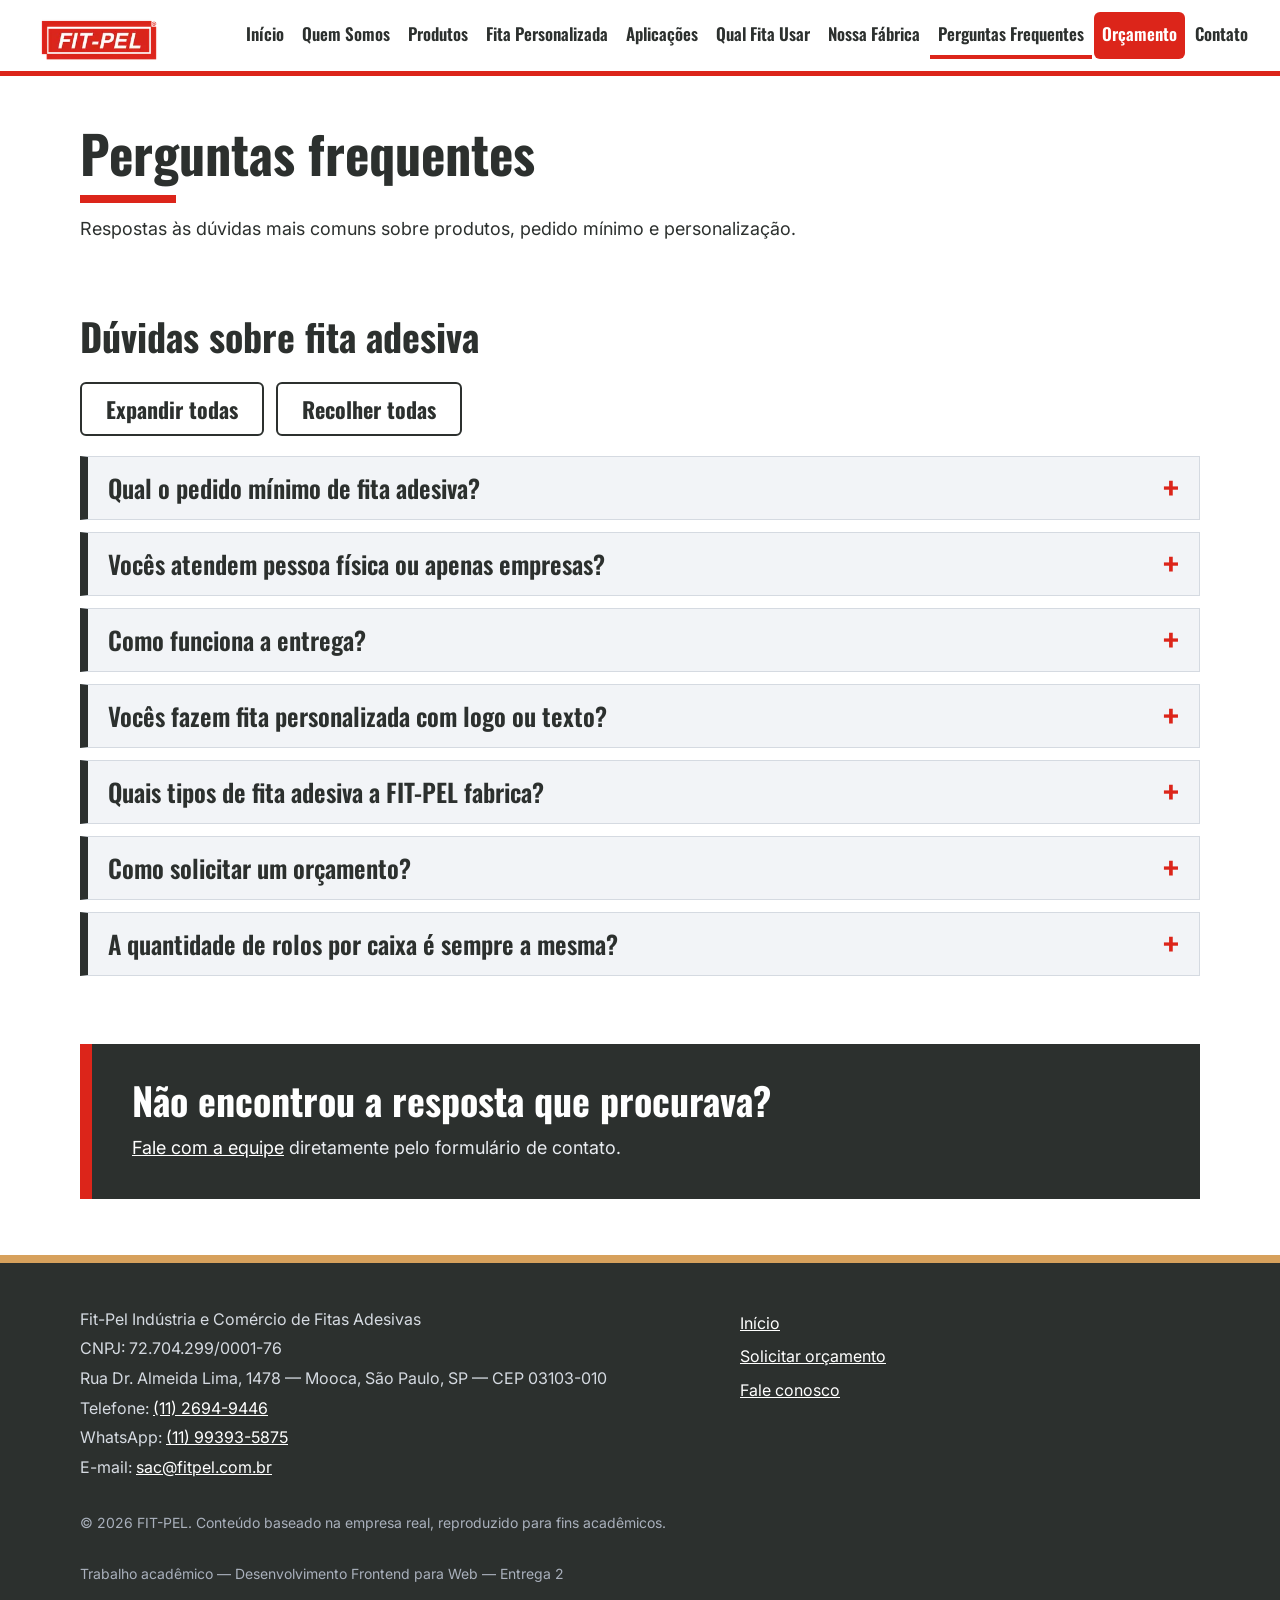
<file: paginas/faq.html>
<!DOCTYPE html>
<html lang="pt-BR">
<head>
  <meta charset="UTF-8">
  <meta name="viewport" content="width=device-width, initial-scale=1.0">
  <title>Perguntas Frequentes — FIT-PEL</title>
  <meta name="description" content="Respostas às dúvidas mais comuns sobre produtos, pedido mínimo, personalização e entrega da FIT-PEL.">
  <link rel="icon" type="image/svg+xml" href="../assets/img/favicon.svg">
  <link rel="preconnect" href="https://fonts.googleapis.com">
  <link rel="preconnect" href="https://fonts.gstatic.com" crossorigin>
  <link rel="stylesheet" href="https://fonts.googleapis.com/css2?family=Oswald:wght@600;700&amp;family=Inter:wght@400;600&amp;display=swap">
  <link rel="stylesheet" href="../css/style.css">
  <script src="../js/main.js" defer></script>
</head>
<body>

  <a class="pular" href="#conteudo">Pular para o conteúdo</a>

<header>
    <p class="logo"><a href="../index.html"><img src="../assets/img/logo-fitpel.webp" alt="FIT-PEL — Indústria e Comércio de Fitas Adesivas" width="150"></a></p>
    <button class="menu-toggle" type="button" aria-expanded="false" aria-controls="menu-principal">Menu</button>
    <nav id="menu-principal" aria-label="Navegação principal">
      <ul>          <li><a href="../index.html">Início</a></li>
          <li><a href="quem-somos.html">Quem Somos</a></li>
          <li><a href="produtos.html">Produtos</a></li>
          <li><a href="fita-personalizada.html">Fita Personalizada</a></li>
          <li><a href="aplicacoes.html">Aplicações</a></li>
          <li><a href="qual-fita-usar.html">Qual Fita Usar</a></li>
          <li><a href="fabrica.html">Nossa Fábrica</a></li>
          <li><a href="faq.html" aria-current="page">Perguntas Frequentes</a></li>
          <li><a class="nav-cta" href="orcamento.html">Orçamento</a></li>
          <li><a href="contato.html">Contato</a></li>
      </ul>
    </nav>
  </header>

  <main id="conteudo">
    <section aria-labelledby="faq-titulo">
      <h1 id="faq-titulo">Perguntas frequentes</h1>
      <p>Respostas às dúvidas mais comuns sobre produtos, pedido mínimo e personalização.</p>
    </section>

    <article class="sem-moldura" aria-labelledby="faq-lista-titulo">
      <h2 id="faq-lista-titulo">Dúvidas sobre fita adesiva</h2>

      <p class="botoes">
        <button type="button" data-faq="abrir">Expandir todas</button>
        <button type="button" data-faq="fechar">Recolher todas</button>
      </p>

      <details>
        <summary>Qual o pedido mínimo de fita adesiva?</summary>
        <p>O mínimo varia conforme o produto. Para fita personalizada com logo, o pedido é a partir de 500 rolos, conforme o formato escolhido. Para os demais produtos, o mínimo é informado pela equipe comercial de acordo com o item e o volume desejado.</p>
      </details>

      <details>
        <summary>Vocês atendem pessoa física ou apenas empresas?</summary>
        <p>O atendimento é focado em clientes B2B — indústrias, distribuidores, e-commerces e lojas. Consultas pontuais de pessoa física podem ser respondidas pela equipe comercial, sujeitas ao pedido mínimo de cada produto.</p>
      </details>

      <details>
        <summary>Como funciona a entrega?</summary>
        <p>A produção é feita sob demanda. A nota fiscal é emitida quando o pedido está pronto para envio, o frete é calculado e informado antes do fechamento, e a entrega é feita por transportadora para todo o Brasil.</p>
      </details>

      <details>
        <summary>Vocês fazem fita personalizada com logo ou texto?</summary>
        <p>Sim. A impressão é flexográfica, em até 4 cores mais a cor de fundo, com pedido mínimo a partir de 500 rolos conforme o formato.</p>
      </details>

      <details>
        <summary>Quais tipos de fita adesiva a FIT-PEL fabrica?</summary>
        <p>A linha inclui fitas de embalagem (acrílica, hot-melt, crepe e kraft), dupla face (BOPP, papel, massa acrílica, EVA e premium para carpete) e fitas técnicas (silver tape, demarcação de solo, isolamento de área, isolante elétrica e antiderrapante), além da fita personalizada.</p>
      </details>

      <details>
        <summary>Como solicitar um orçamento?</summary>
        <p>Pelo <a href="orcamento.html">formulário de orçamento</a> do site, informando o produto e a quantidade desejada, ou diretamente pelo WhatsApp comercial.</p>
      </details>

      <details>
        <summary>A quantidade de rolos por caixa é sempre a mesma?</summary>
        <p>Não. A quantidade varia conforme o tipo e a largura da fita. A equipe comercial informa a quantidade exata por caixa no momento do orçamento.</p>
      </details>
    </article>

    <section class="chamada" aria-labelledby="faq-cta-titulo">
      <h2 id="faq-cta-titulo">Não encontrou a resposta que procurava?</h2>
      <p><a href="contato.html">Fale com a equipe</a> diretamente pelo formulário de contato.</p>
    </section>

  </main>

  <footer>
    <address>
      <p>Fit-Pel Indústria e Comércio de Fitas Adesivas</p>
      <p>CNPJ: 72.704.299/0001-76</p>
      <p>Rua Dr. Almeida Lima, 1478 — Mooca, São Paulo, SP — CEP 03103-010</p>
      <p>Telefone: <a href="tel:+551126949446">(11) 2694-9446</a></p>
      <p>WhatsApp: <a href="https://wa.me/5511993935875">(11) 99393-5875</a></p>
      <p>E-mail: <a href="mailto:sac@fitpel.com.br">sac@fitpel.com.br</a></p>
    </address>
    <nav aria-label="Links rápidos do rodapé">
      <ul>
        <li><a href="../index.html">Início</a></li>
        <li><a href="orcamento.html">Solicitar orçamento</a></li>
        <li><a href="contato.html">Fale conosco</a></li>
      </ul>
    </nav>
    <p>&copy; 2026 FIT-PEL. Conteúdo baseado na empresa real, reproduzido para fins acadêmicos.</p>
    <p>Trabalho acadêmico — Desenvolvimento Frontend para Web — Entrega 2</p>
  </footer>

</body>
</html>
</file>
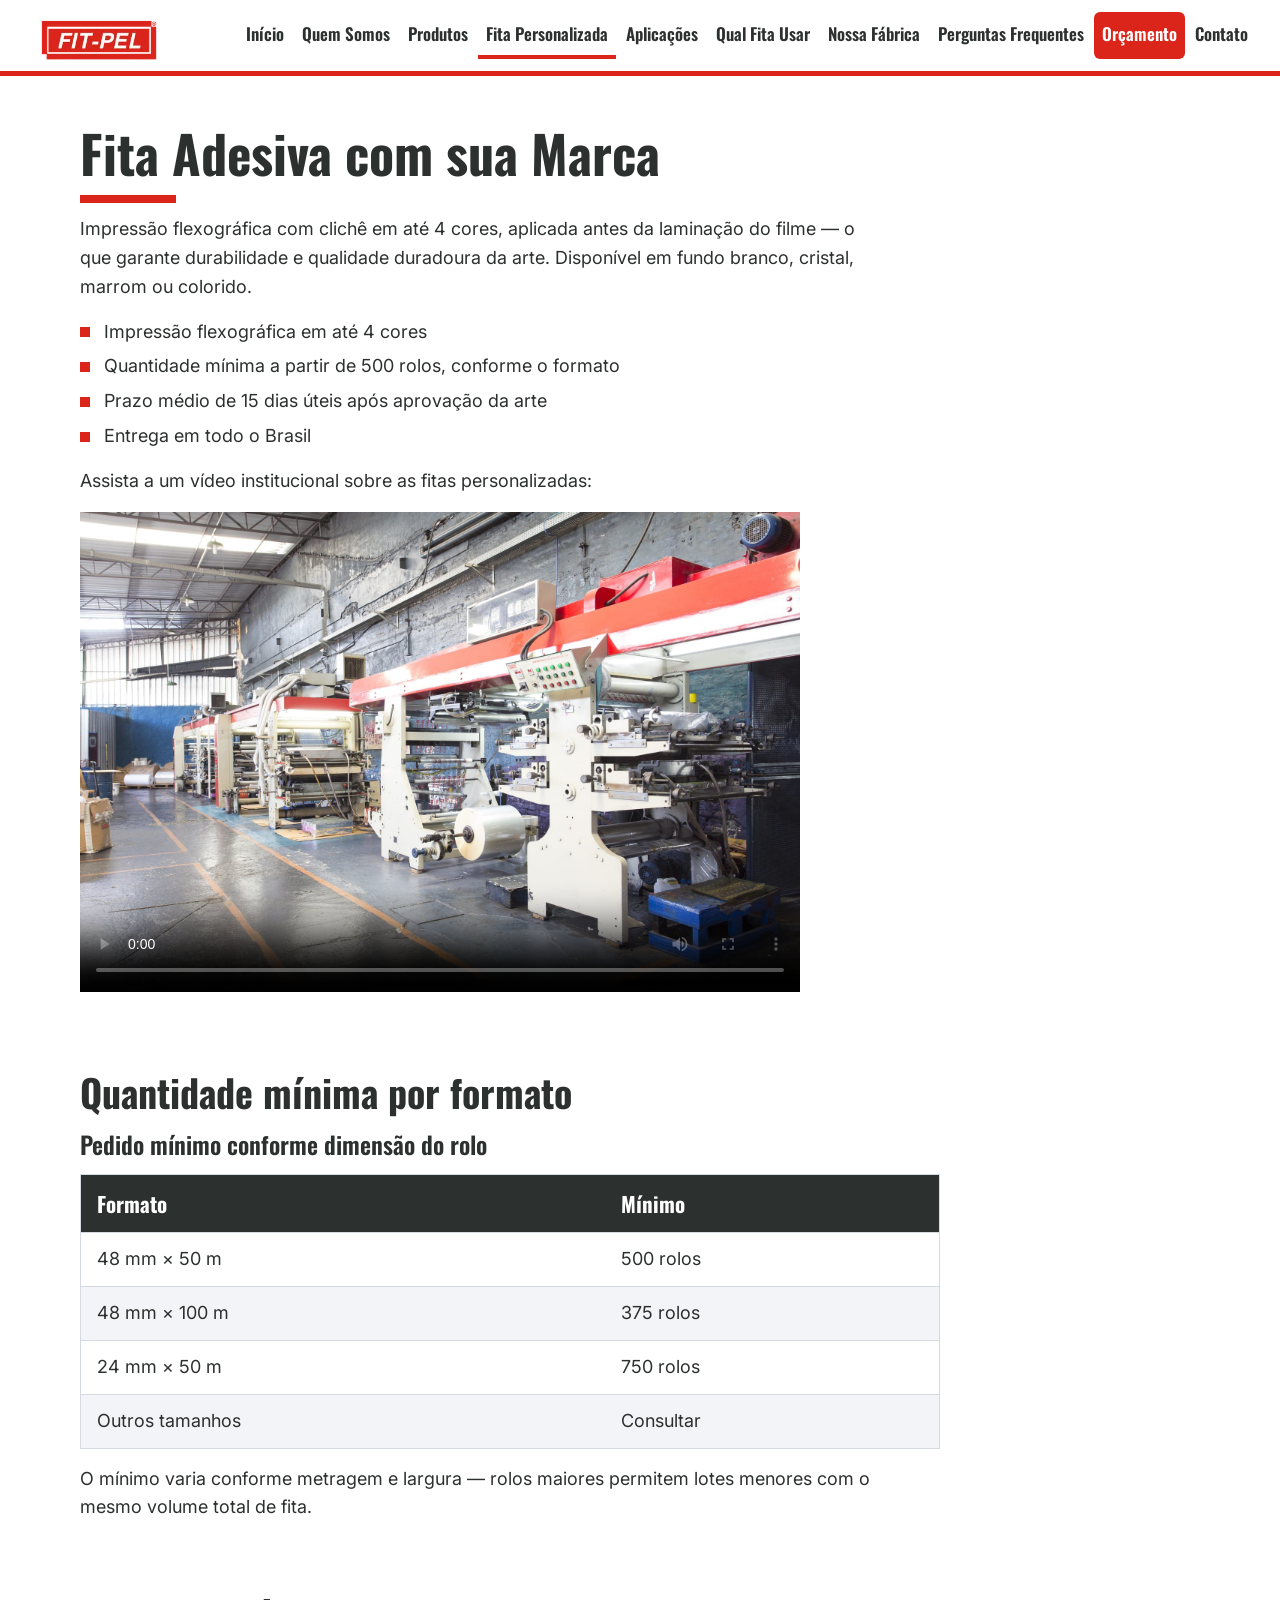
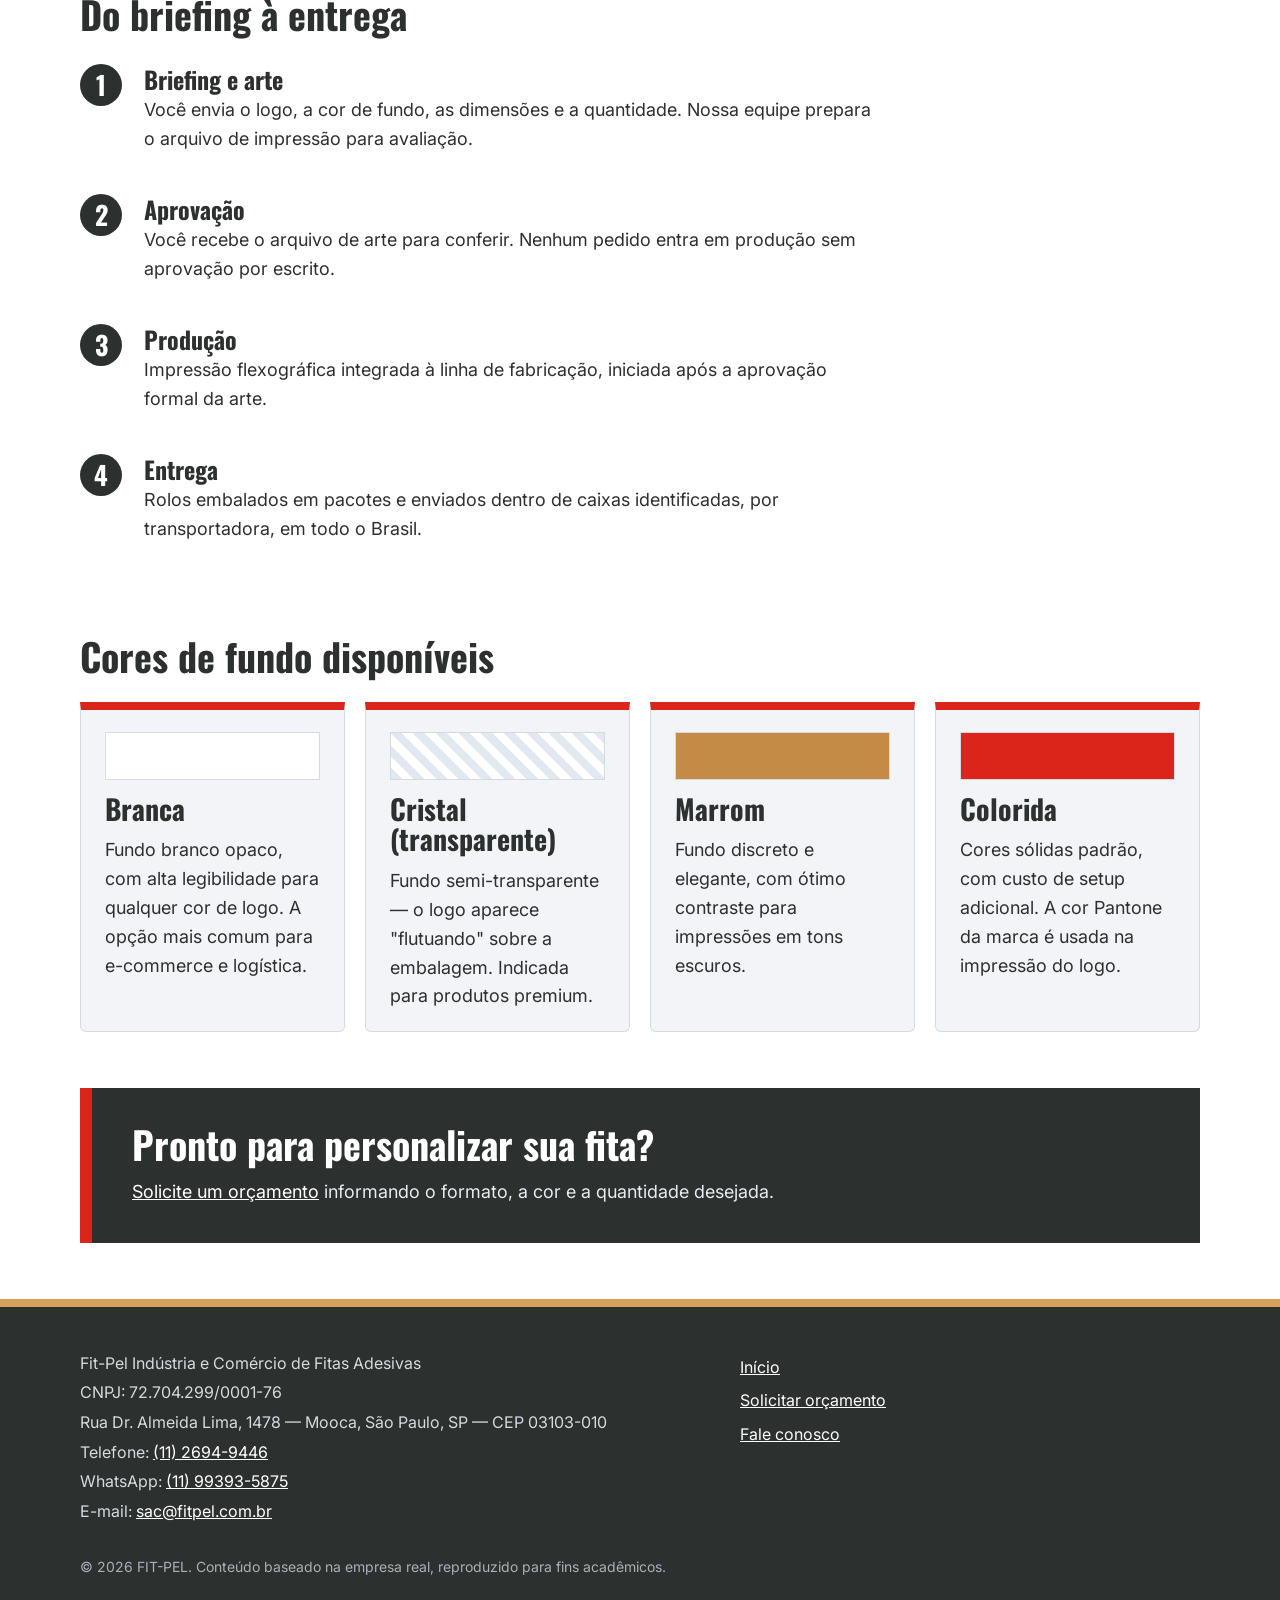
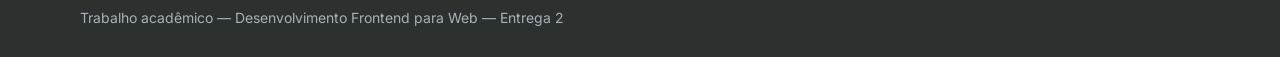
<file: paginas/fita-personalizada.html>
<!DOCTYPE html>
<html lang="pt-BR">
<head>
  <meta charset="UTF-8">
  <meta name="viewport" content="width=device-width, initial-scale=1.0">
  <title>Fita Personalizada com Logo — FIT-PEL</title>
  <meta name="description" content="Fita adesiva personalizada com impressão flexográfica em até 4 cores, a partir de 500 rolos, fabricada em São Paulo.">
  <link rel="icon" type="image/svg+xml" href="../assets/img/favicon.svg">
  <link rel="preconnect" href="https://fonts.googleapis.com">
  <link rel="preconnect" href="https://fonts.gstatic.com" crossorigin>
  <link rel="stylesheet" href="https://fonts.googleapis.com/css2?family=Oswald:wght@600;700&amp;family=Inter:wght@400;600&amp;display=swap">
  <link rel="stylesheet" href="../css/style.css">
  <script src="../js/main.js" defer></script>
</head>
<body>

  <a class="pular" href="#conteudo">Pular para o conteúdo</a>

<header>
    <p class="logo"><a href="../index.html"><img src="../assets/img/logo-fitpel.webp" alt="FIT-PEL — Indústria e Comércio de Fitas Adesivas" width="150"></a></p>
    <button class="menu-toggle" type="button" aria-expanded="false" aria-controls="menu-principal">Menu</button>
    <nav id="menu-principal" aria-label="Navegação principal">
      <ul>
          <li><a href="../index.html">Início</a></li>
          <li><a href="quem-somos.html">Quem Somos</a></li>
          <li><a href="produtos.html">Produtos</a></li>
          <li><a href="fita-personalizada.html" aria-current="page">Fita Personalizada</a></li>
          <li><a href="aplicacoes.html">Aplicações</a></li>
          <li><a href="qual-fita-usar.html">Qual Fita Usar</a></li>
          <li><a href="fabrica.html">Nossa Fábrica</a></li>
          <li><a href="faq.html">Perguntas Frequentes</a></li>
          <li><a class="nav-cta" href="orcamento.html">Orçamento</a></li>
          <li><a href="contato.html">Contato</a></li>
      </ul>
    </nav>
  </header>

  <main id="conteudo">
    <section aria-labelledby="personalizada-titulo">
      <h1 id="personalizada-titulo">Fita Adesiva com sua Marca</h1>
      <p>Impressão flexográfica com clichê em até 4 cores, aplicada antes da laminação do filme — o que garante durabilidade e qualidade duradoura da arte. Disponível em fundo branco, cristal, marrom ou colorido.</p>
      <ul>
        <li>Impressão flexográfica em até 4 cores</li>
        <li>Quantidade mínima a partir de 500 rolos, conforme o formato</li>
        <li>Prazo médio de 15 dias úteis após aprovação da arte</li>
        <li>Entrega em todo o Brasil</li>
      </ul>

      <p>Assista a um vídeo institucional sobre as fitas personalizadas:</p>
      <video controls width="640" height="360" poster="../assets/img/IMG_1080.jpg" preload="metadata">
        <source src="../assets/video/video-institucional-2.mp4" type="video/mp4">
        Seu navegador não suporta reprodução de vídeo.
      </video>
    </section>

    <section aria-labelledby="minimos-titulo">
      <h2 id="minimos-titulo">Quantidade mínima por formato</h2>
      <table>
        <caption>Pedido mínimo conforme dimensão do rolo</caption>
        <thead>
          <tr>
            <th scope="col">Formato</th>
            <th scope="col">Mínimo</th>
          </tr>
        </thead>
        <tbody>
          <tr>
            <td>48 mm × 50 m</td>
            <td>500 rolos</td>
          </tr>
          <tr>
            <td>48 mm × 100 m</td>
            <td>375 rolos</td>
          </tr>
          <tr>
            <td>24 mm × 50 m</td>
            <td>750 rolos</td>
          </tr>
          <tr>
            <td>Outros tamanhos</td>
            <td>Consultar</td>
          </tr>
        </tbody>
      </table>
      <p>O mínimo varia conforme metragem e largura — rolos maiores permitem lotes menores com o mesmo volume total de fita.</p>
    </section>

    <section aria-labelledby="processo-titulo">
      <h2 id="processo-titulo">Do briefing à entrega</h2>
      <ol>
        <li>
          <h3>Briefing e arte</h3>
          <p>Você envia o logo, a cor de fundo, as dimensões e a quantidade. Nossa equipe prepara o arquivo de impressão para avaliação.</p>
        </li>
        <li>
          <h3>Aprovação</h3>
          <p>Você recebe o arquivo de arte para conferir. Nenhum pedido entra em produção sem aprovação por escrito.</p>
        </li>
        <li>
          <h3>Produção</h3>
          <p>Impressão flexográfica integrada à linha de fabricação, iniciada após a aprovação formal da arte.</p>
        </li>
        <li>
          <h3>Entrega</h3>
          <p>Rolos embalados em pacotes e enviados dentro de caixas identificadas, por transportadora, em todo o Brasil.</p>
        </li>
      </ol>
    </section>

    <section aria-labelledby="cores-titulo">
      <h2 id="cores-titulo">Cores de fundo disponíveis</h2>
      <div class="cards">
        <article>
          <h3>Branca</h3>
          <p>Fundo branco opaco, com alta legibilidade para qualquer cor de logo. A opção mais comum para e-commerce e logística.</p>
        </article>
        <article>
          <h3>Cristal (transparente)</h3>
          <p>Fundo semi-transparente — o logo aparece "flutuando" sobre a embalagem. Indicada para produtos premium.</p>
        </article>
        <article>
          <h3>Marrom</h3>
          <p>Fundo discreto e elegante, com ótimo contraste para impressões em tons escuros.</p>
        </article>
        <article>
          <h3>Colorida</h3>
          <p>Cores sólidas padrão, com custo de setup adicional. A cor Pantone da marca é usada na impressão do logo.</p>
        </article>
      </div>
    </section>

    <section class="chamada" aria-labelledby="personalizada-cta-titulo">
      <h2 id="personalizada-cta-titulo">Pronto para personalizar sua fita?</h2>
      <p><a href="orcamento.html">Solicite um orçamento</a> informando o formato, a cor e a quantidade desejada.</p>
    </section>

  </main>

  <footer>
    <address>
      <p>Fit-Pel Indústria e Comércio de Fitas Adesivas</p>
      <p>CNPJ: 72.704.299/0001-76</p>
      <p>Rua Dr. Almeida Lima, 1478 — Mooca, São Paulo, SP — CEP 03103-010</p>
      <p>Telefone: <a href="tel:+551126949446">(11) 2694-9446</a></p>
      <p>WhatsApp: <a href="https://wa.me/5511993935875">(11) 99393-5875</a></p>
      <p>E-mail: <a href="mailto:sac@fitpel.com.br">sac@fitpel.com.br</a></p>
    </address>
    <nav aria-label="Links rápidos do rodapé">
      <ul>
        <li><a href="../index.html">Início</a></li>
        <li><a href="orcamento.html">Solicitar orçamento</a></li>
        <li><a href="contato.html">Fale conosco</a></li>
      </ul>
    </nav>
    <p>&copy; 2026 FIT-PEL. Conteúdo baseado na empresa real, reproduzido para fins acadêmicos.</p>
    <p>Trabalho acadêmico — Desenvolvimento Frontend para Web — Entrega 2</p>
  </footer>

</body>
</html>
</file>
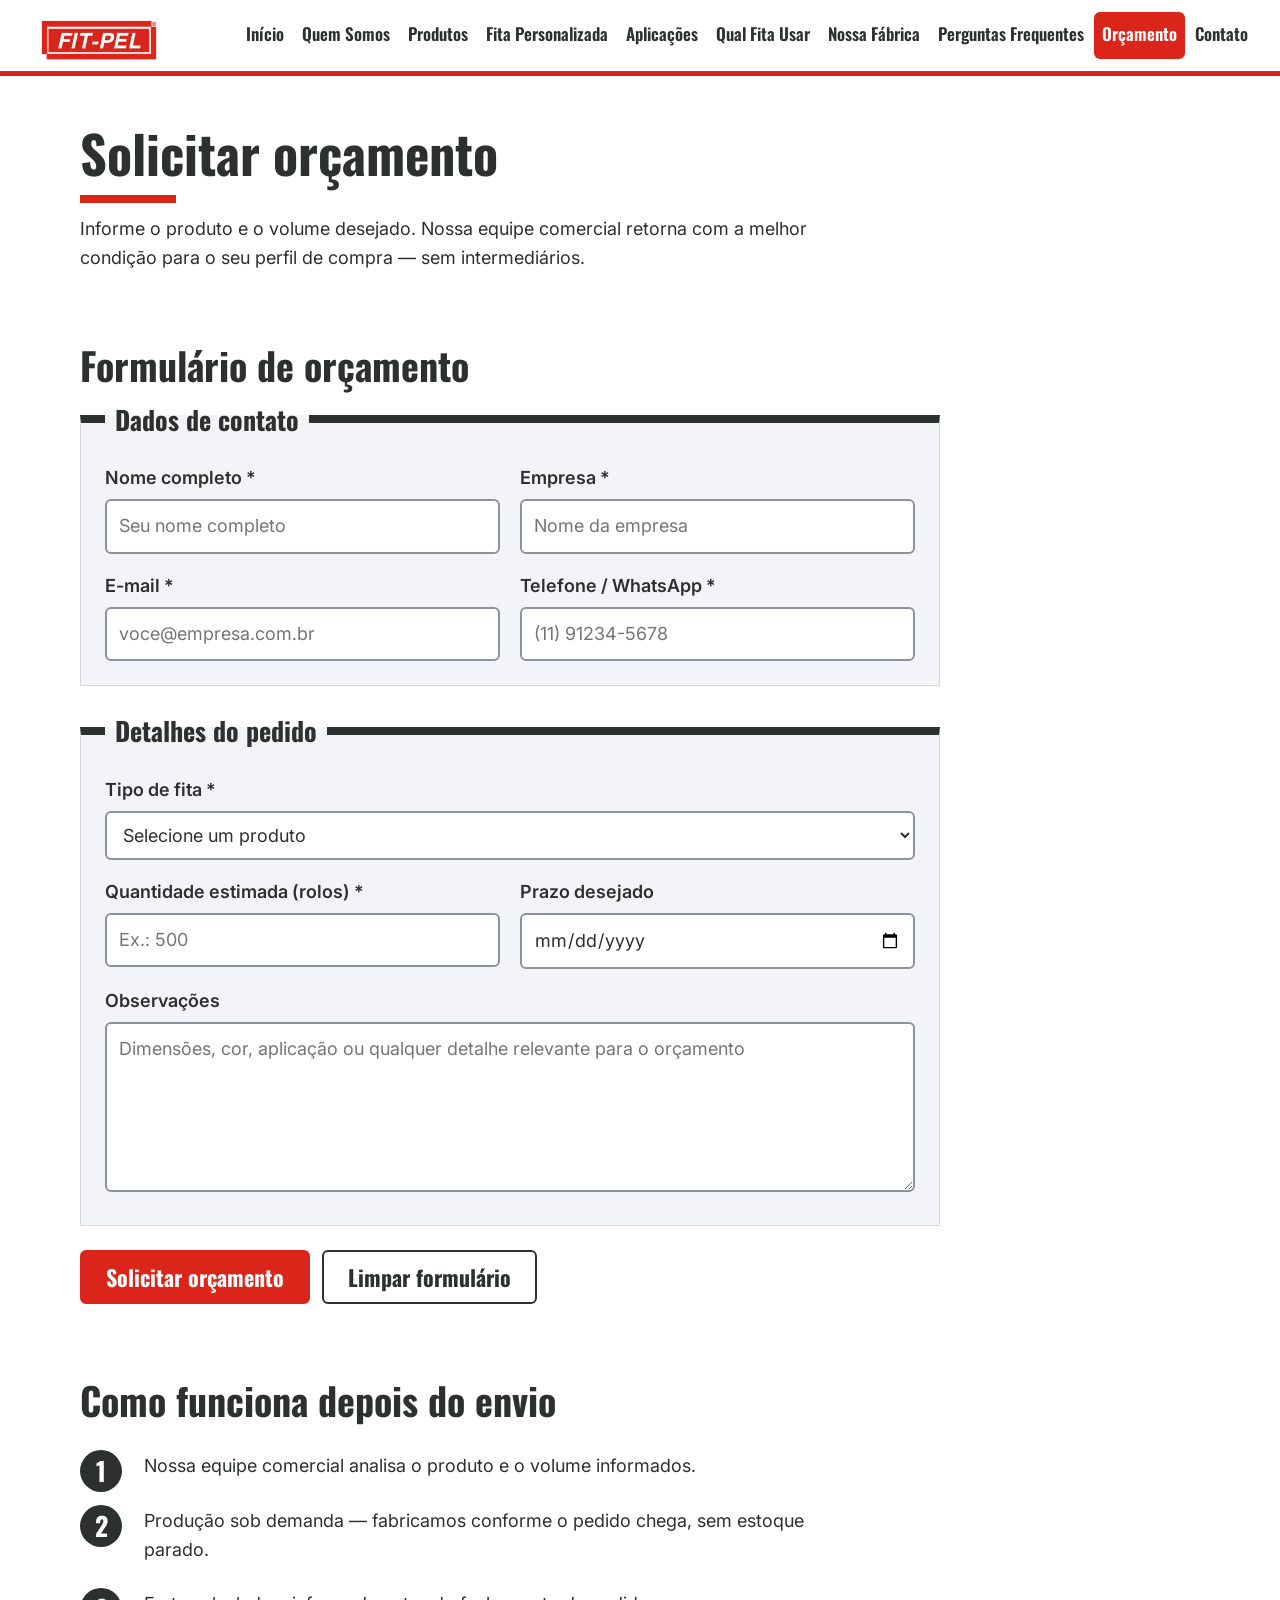
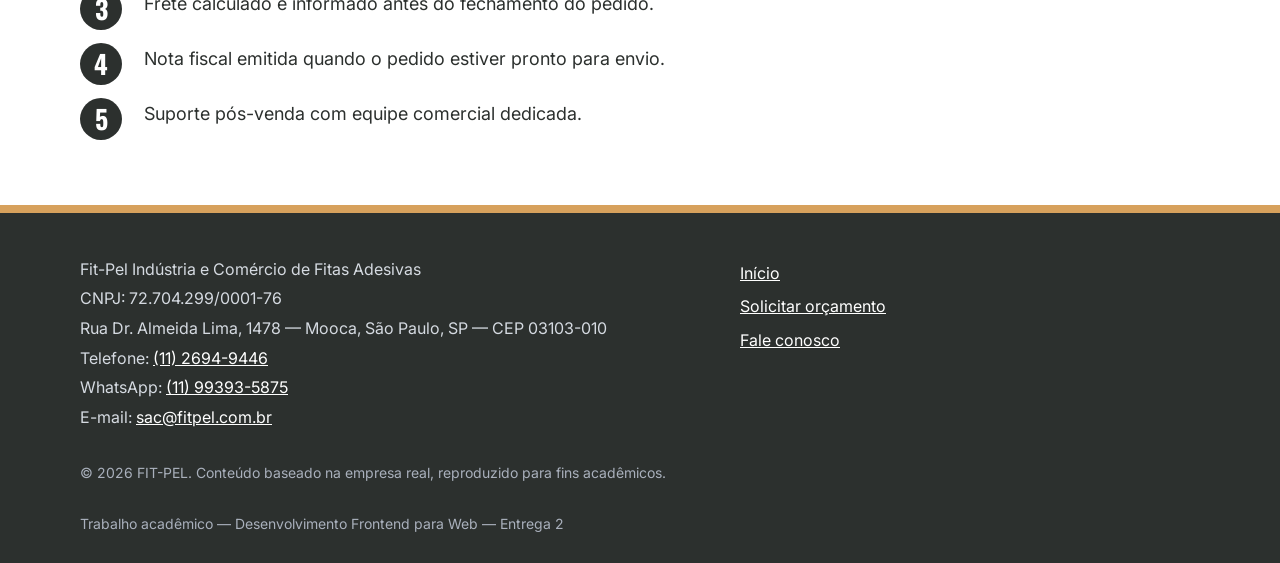
<file: paginas/orcamento.html>
<!DOCTYPE html>
<html lang="pt-BR">

<head>
  <meta charset="UTF-8">
  <meta name="viewport" content="width=device-width, initial-scale=1.0">
  <title>Solicitar Orçamento — FIT-PEL</title>
  <meta name="description"
    content="Solicite um orçamento de fitas adesivas padrão ou personalizadas diretamente com o fabricante em São Paulo.">
  <link rel="icon" type="image/svg+xml" href="../assets/img/favicon.svg">
  <link rel="preconnect" href="https://fonts.googleapis.com">
  <link rel="preconnect" href="https://fonts.gstatic.com" crossorigin>
  <link rel="stylesheet" href="https://fonts.googleapis.com/css2?family=Oswald:wght@600;700&amp;family=Inter:wght@400;600&amp;display=swap">
  <link rel="stylesheet" href="../css/style.css">
  <script src="../js/main.js" defer></script>
</head>

<body>

  <a class="pular" href="#conteudo">Pular para o conteúdo</a>

<header>
    <p class="logo"><a href="../index.html"><img src="../assets/img/logo-fitpel.webp" alt="FIT-PEL — Indústria e Comércio de Fitas Adesivas" width="150"></a></p>
    <button class="menu-toggle" type="button" aria-expanded="false" aria-controls="menu-principal">Menu</button>
    <nav id="menu-principal" aria-label="Navegação principal">
      <ul>
        <li><a href="../index.html">Início</a></li>
        <li><a href="quem-somos.html">Quem Somos</a></li>
        <li><a href="produtos.html">Produtos</a></li>
        <li><a href="fita-personalizada.html">Fita Personalizada</a></li>
        <li><a href="aplicacoes.html">Aplicações</a></li>
        <li><a href="qual-fita-usar.html">Qual Fita Usar</a></li>
        <li><a href="fabrica.html">Nossa Fábrica</a></li>
        <li><a href="faq.html">Perguntas Frequentes</a></li>
        <li><a class="nav-cta" href="orcamento.html" aria-current="page">Orçamento</a></li>
        <li><a href="contato.html">Contato</a></li>
      </ul>
    </nav>
  </header>

  <main id="conteudo">
    <section aria-labelledby="orcamento-titulo">
      <h1 id="orcamento-titulo">Solicitar orçamento</h1>
      <p>Informe o produto e o volume desejado. Nossa equipe comercial retorna com a melhor condição para o seu perfil
        de compra — sem intermediários.</p>
    </section>

    <section aria-labelledby="form-orcamento-titulo">
      <h2 id="form-orcamento-titulo">Formulário de orçamento</h2>
      <form action="https://formspree.io/f/mqppjvnq" method="post" data-sucesso="Pedido de orçamento enviado! Nossa equipe comercial retorna em breve.">
        <fieldset>
          <legend>Dados de contato</legend>

          <p>
            <label for="nome-orc">Nome completo *</label><br>
            <input type="text" id="nome-orc" autocomplete="name" name="nome" required minlength="3" placeholder="Seu nome completo">
          </p>

          <p>
            <label for="empresa-orc">Empresa *</label><br>
            <input type="text" id="empresa-orc" autocomplete="organization" name="empresa" required placeholder="Nome da empresa">
          </p>

          <p>
            <label for="email-orc">E-mail *</label><br>
            <input type="email" id="email-orc" autocomplete="email" name="email" required placeholder="voce@empresa.com.br">
          </p>

          <p>
            <label for="telefone-orc">Telefone / WhatsApp *</label><br>
            <input type="tel" id="telefone-orc" autocomplete="tel" maxlength="15" name="telefone" required pattern="\(\d{2}\)\s?\d{4,5}-\d{4}"
              placeholder="(11) 91234-5678" title="Formato esperado: (11) 91234-5678">
          </p>
        </fieldset>

        <fieldset>
          <legend>Detalhes do pedido</legend>

          <p class="campo-largo">
            <label for="produto">Tipo de fita *</label><br>
            <select id="produto" name="produto" required>
              <option value="">Selecione um produto</option>
              <optgroup label="Fitas de Embalagem">
                <option value="acrilica">Fita Adesiva Acrílica</option>
                <option value="hot-melt">Fita Adesiva Hot-melt</option>
                <option value="crepe">Fita Crepe de Uso Geral</option>
                <option value="kraft">Fita Kraft</option>
              </optgroup>
              <optgroup label="Dupla Face">
                <option value="dupla-bopp">Dupla Face BOPP</option>
                <option value="dupla-papel">Dupla Face Papel</option>
                <option value="dupla-massa">Dupla Face Massa Acrílica</option>
                <option value="dupla-eva">Dupla Face EVA</option>
              </optgroup>
              <optgroup label="Fitas Técnicas">
                <option value="silver-tape">Silver Tape</option>
                <option value="demarcacao">Demarcação de Solo</option>
                <option value="isolante">Fita Isolante Elétrica</option>
                <option value="antiderrapante">Fita Antiderrapante</option>
              </optgroup>
              <option value="personalizada">Fita Personalizada com logo</option>
            </select>
          </p>

          <p>
            <label for="quantidade">Quantidade estimada (rolos) *</label><br>
            <input type="number" id="quantidade" name="quantidade" required min="1" step="1" placeholder="Ex.: 500">
          </p>

          <p>
            <label for="prazo">Prazo desejado</label><br>
            <input type="date" id="prazo" name="prazo">
          </p>

          <p class="campo-largo">
            <label for="observacoes">Observações</label><br>
            <textarea id="observacoes" name="observacoes" rows="5" cols="40"
              placeholder="Dimensões, cor, aplicação ou qualquer detalhe relevante para o orçamento"></textarea>
          </p>
        </fieldset>

        <p class="botoes">
          <button type="submit">Solicitar orçamento</button>
          <button type="reset">Limpar formulário</button>
        </p>
      </form>
    </section>

    <article class="sem-moldura" aria-labelledby="como-funciona-titulo">
      <h2 id="como-funciona-titulo">Como funciona depois do envio</h2>
      <ol>
        <li>Nossa equipe comercial analisa o produto e o volume informados.</li>
        <li>Produção sob demanda — fabricamos conforme o pedido chega, sem estoque parado.</li>
        <li>Frete calculado e informado antes do fechamento do pedido.</li>
        <li>Nota fiscal emitida quando o pedido estiver pronto para envio.</li>
        <li>Suporte pós-venda com equipe comercial dedicada.</li>
      </ol>
    </article>

  </main>
  
  <footer>
    <address>
      <p>Fit-Pel Indústria e Comércio de Fitas Adesivas</p>
      <p>CNPJ: 72.704.299/0001-76</p>
      <p>Rua Dr. Almeida Lima, 1478 — Mooca, São Paulo, SP — CEP 03103-010</p>
      <p>Telefone: <a href="tel:+551126949446">(11) 2694-9446</a></p>
      <p>WhatsApp: <a href="https://wa.me/5511993935875">(11) 99393-5875</a></p>
      <p>E-mail: <a href="mailto:sac@fitpel.com.br">sac@fitpel.com.br</a></p>
    </address>
    <nav aria-label="Links rápidos do rodapé">
      <ul>
        <li><a href="../index.html">Início</a></li>
        <li><a href="orcamento.html">Solicitar orçamento</a></li>
        <li><a href="contato.html">Fale conosco</a></li>
      </ul>
    </nav>
    <p>&copy; 2026 FIT-PEL. Conteúdo baseado na empresa real, reproduzido para fins acadêmicos.</p>
    <p>Trabalho acadêmico — Desenvolvimento Frontend para Web — Entrega 2</p>
  </footer>

</body>

</html>
</file>
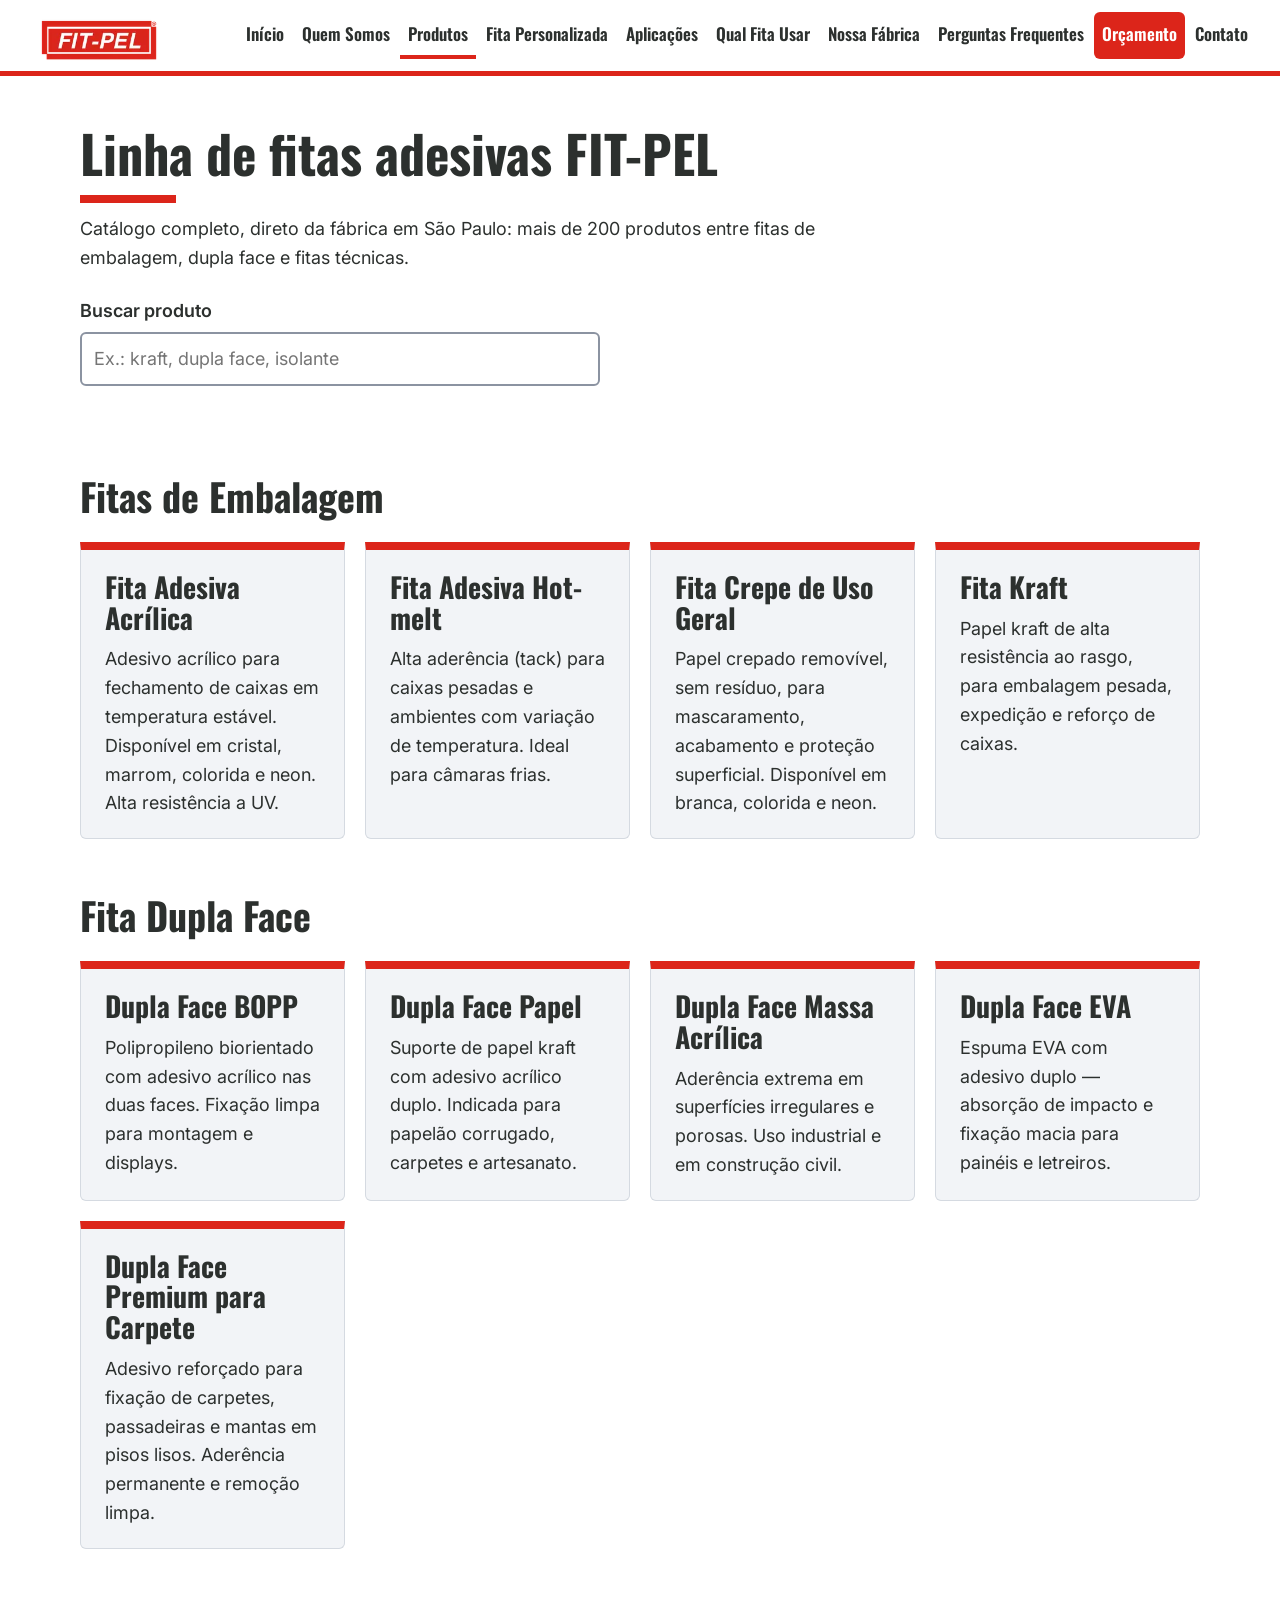
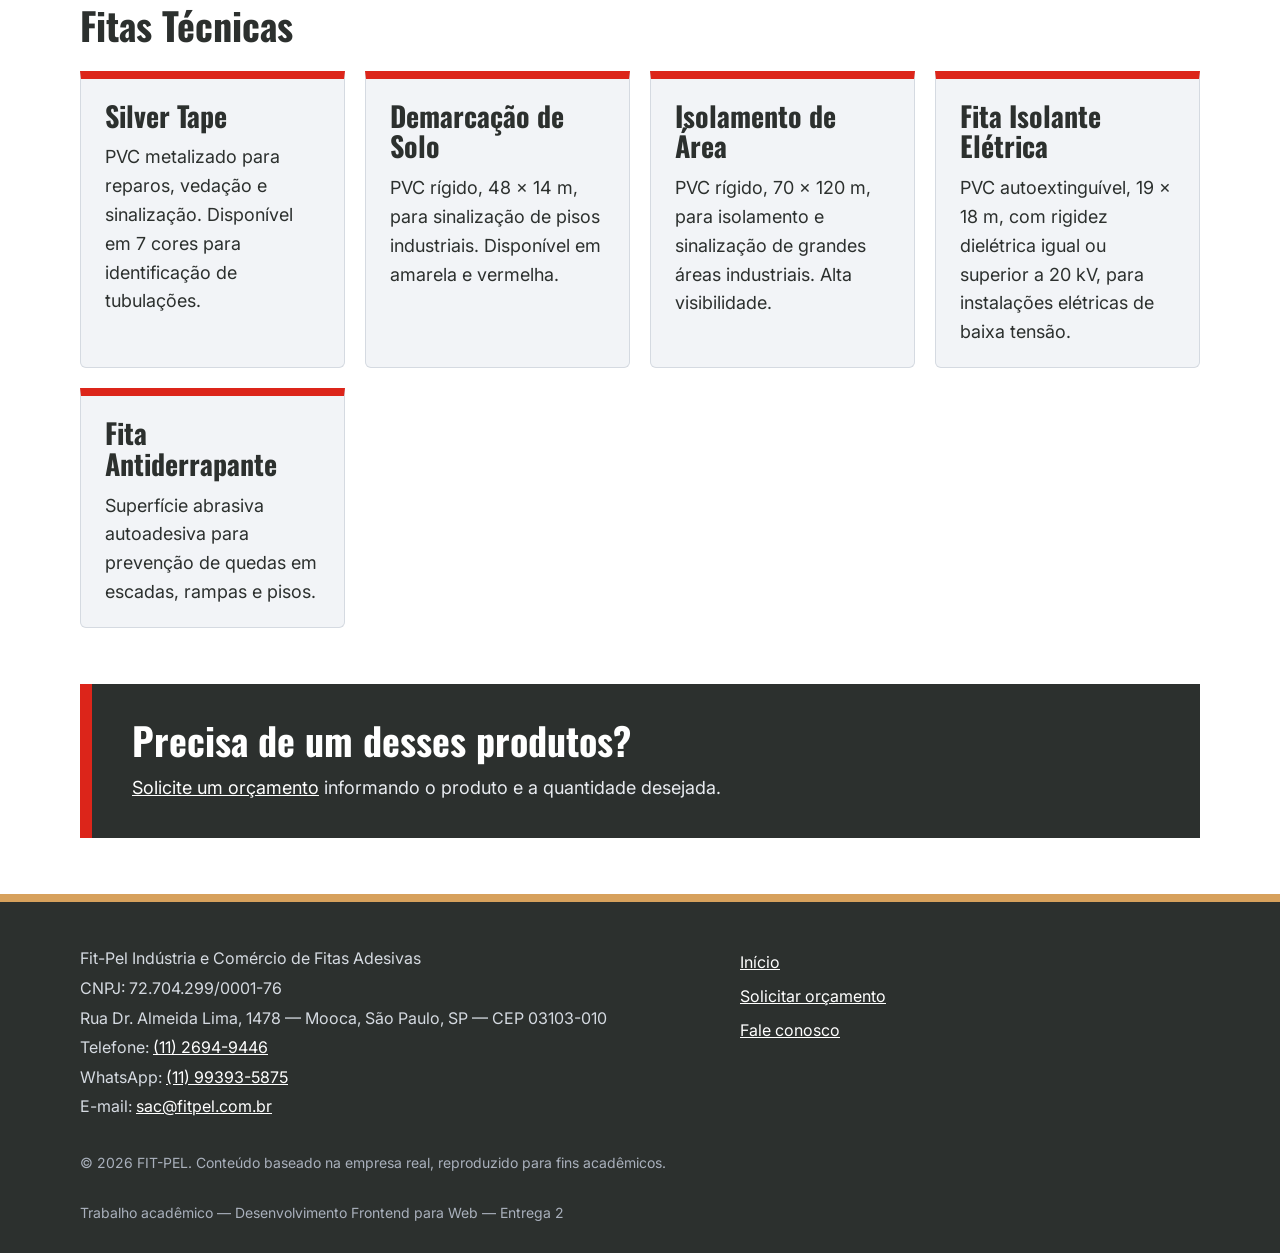
<file: paginas/produtos.html>
<!DOCTYPE html>
<html lang="pt-BR">
<head>
  <meta charset="UTF-8">
  <meta name="viewport" content="width=device-width, initial-scale=1.0">
  <title>Catálogo de Produtos — FIT-PEL</title>
  <meta name="description" content="Catálogo completo de fitas adesivas FIT-PEL: acrílica, hot-melt, crepe, kraft, dupla face e fitas técnicas.">
  <link rel="icon" type="image/svg+xml" href="../assets/img/favicon.svg">
  <link rel="preconnect" href="https://fonts.googleapis.com">
  <link rel="preconnect" href="https://fonts.gstatic.com" crossorigin>
  <link rel="stylesheet" href="https://fonts.googleapis.com/css2?family=Oswald:wght@600;700&amp;family=Inter:wght@400;600&amp;display=swap">
  <link rel="stylesheet" href="../css/style.css">
  <script src="../js/main.js" defer></script>
</head>
<body>

  <a class="pular" href="#conteudo">Pular para o conteúdo</a>

<header>
    <p class="logo"><a href="../index.html"><img src="../assets/img/logo-fitpel.webp" alt="FIT-PEL — Indústria e Comércio de Fitas Adesivas" width="150"></a></p>
    <button class="menu-toggle" type="button" aria-expanded="false" aria-controls="menu-principal">Menu</button>
    <nav id="menu-principal" aria-label="Navegação principal">
      <ul>
          <li><a href="../index.html">Início</a></li>
          <li><a href="quem-somos.html">Quem Somos</a></li>
          <li><a href="produtos.html" aria-current="page">Produtos</a></li>
          <li><a href="fita-personalizada.html">Fita Personalizada</a></li>
          <li><a href="aplicacoes.html">Aplicações</a></li>
          <li><a href="qual-fita-usar.html">Qual Fita Usar</a></li>
          <li><a href="fabrica.html">Nossa Fábrica</a></li>
          <li><a href="faq.html">Perguntas Frequentes</a></li>
          <li><a class="nav-cta" href="orcamento.html">Orçamento</a></li>
          <li><a href="contato.html">Contato</a></li>
      </ul>
    </nav>
  </header>

  <main id="conteudo">
    <section aria-labelledby="produtos-titulo">
      <h1 id="produtos-titulo">Linha de fitas adesivas FIT-PEL</h1>
      <p>Catálogo completo, direto da fábrica em São Paulo: mais de 200 produtos entre fitas de embalagem, dupla face e fitas técnicas.</p>
      <div class="busca" role="search">
        <label for="busca-produtos">Buscar produto</label>
        <input type="search" id="busca-produtos" data-filtro="main article" placeholder="Ex.: kraft, dupla face, isolante">
        <p class="busca-resultado" role="status"></p>
      </div>
    </section>

    <section aria-labelledby="embalagem-titulo">
      <h2 id="embalagem-titulo">Fitas de Embalagem</h2>

      <div class="cards">
        <article>
          <h3>Fita Adesiva Acrílica</h3>
          <p>Adesivo acrílico para fechamento de caixas em temperatura estável. Disponível em cristal, marrom, colorida e neon. Alta resistência a UV.</p>
        </article>

        <article>
          <h3>Fita Adesiva Hot-melt</h3>
          <p>Alta aderência (tack) para caixas pesadas e ambientes com variação de temperatura. Ideal para câmaras frias.</p>
        </article>

        <article>
          <h3>Fita Crepe de Uso Geral</h3>
          <p>Papel crepado removível, sem resíduo, para mascaramento, acabamento e proteção superficial. Disponível em branca, colorida e neon.</p>
        </article>

        <article>
          <h3>Fita Kraft</h3>
          <p>Papel kraft de alta resistência ao rasgo, para embalagem pesada, expedição e reforço de caixas.</p>
        </article>
      </div>
    </section>

    <section aria-labelledby="dupla-face-titulo">
      <h2 id="dupla-face-titulo">Fita Dupla Face</h2>

      <div class="cards">
        <article>
          <h3>Dupla Face BOPP</h3>
          <p>Polipropileno biorientado com adesivo acrílico nas duas faces. Fixação limpa para montagem e displays.</p>
        </article>

        <article>
          <h3>Dupla Face Papel</h3>
          <p>Suporte de papel kraft com adesivo acrílico duplo. Indicada para papelão corrugado, carpetes e artesanato.</p>
        </article>

        <article>
          <h3>Dupla Face Massa Acrílica</h3>
          <p>Aderência extrema em superfícies irregulares e porosas. Uso industrial e em construção civil.</p>
        </article>

        <article>
          <h3>Dupla Face EVA</h3>
          <p>Espuma EVA com adesivo duplo — absorção de impacto e fixação macia para painéis e letreiros.</p>
        </article>

        <article>
          <h3>Dupla Face Premium para Carpete</h3>
          <p>Adesivo reforçado para fixação de carpetes, passadeiras e mantas em pisos lisos. Aderência permanente e remoção limpa.</p>
        </article>
      </div>
    </section>

    <section aria-labelledby="tecnicas-titulo">
      <h2 id="tecnicas-titulo">Fitas Técnicas</h2>

      <div class="cards">
        <article>
          <h3>Silver Tape</h3>
          <p>PVC metalizado para reparos, vedação e sinalização. Disponível em 7 cores para identificação de tubulações.</p>
        </article>

        <article>
          <h3>Demarcação de Solo</h3>
          <p>PVC rígido, 48 × 14 m, para sinalização de pisos industriais. Disponível em amarela e vermelha.</p>
        </article>

        <article>
          <h3>Isolamento de Área</h3>
          <p>PVC rígido, 70 × 120 m, para isolamento e sinalização de grandes áreas industriais. Alta visibilidade.</p>
        </article>

        <article>
          <h3>Fita Isolante Elétrica</h3>
          <p>PVC autoextinguível, 19 × 18 m, com rigidez dielétrica igual ou superior a 20 kV, para instalações elétricas de baixa tensão.</p>
        </article>

        <article>
          <h3>Fita Antiderrapante</h3>
          <p>Superfície abrasiva autoadesiva para prevenção de quedas em escadas, rampas e pisos.</p>
        </article>
      </div>
    </section>

    <section class="chamada" aria-labelledby="produtos-cta-titulo">
      <h2 id="produtos-cta-titulo">Precisa de um desses produtos?</h2>
      <p><a href="orcamento.html">Solicite um orçamento</a> informando o produto e a quantidade desejada.</p>
    </section>

  </main>

  <footer>
    <address>
      <p>Fit-Pel Indústria e Comércio de Fitas Adesivas</p>
      <p>CNPJ: 72.704.299/0001-76</p>
      <p>Rua Dr. Almeida Lima, 1478 — Mooca, São Paulo, SP — CEP 03103-010</p>
      <p>Telefone: <a href="tel:+551126949446">(11) 2694-9446</a></p>
      <p>WhatsApp: <a href="https://wa.me/5511993935875">(11) 99393-5875</a></p>
      <p>E-mail: <a href="mailto:sac@fitpel.com.br">sac@fitpel.com.br</a></p>
    </address>
    <nav aria-label="Links rápidos do rodapé">
      <ul>
        <li><a href="../index.html">Início</a></li>
        <li><a href="orcamento.html">Solicitar orçamento</a></li>
        <li><a href="contato.html">Fale conosco</a></li>
      </ul>
    </nav>
    <p>&copy; 2026 FIT-PEL. Conteúdo baseado na empresa real, reproduzido para fins acadêmicos.</p>
    <p>Trabalho acadêmico — Desenvolvimento Frontend para Web — Entrega 2</p>
  </footer>

</body>
</html>
</file>
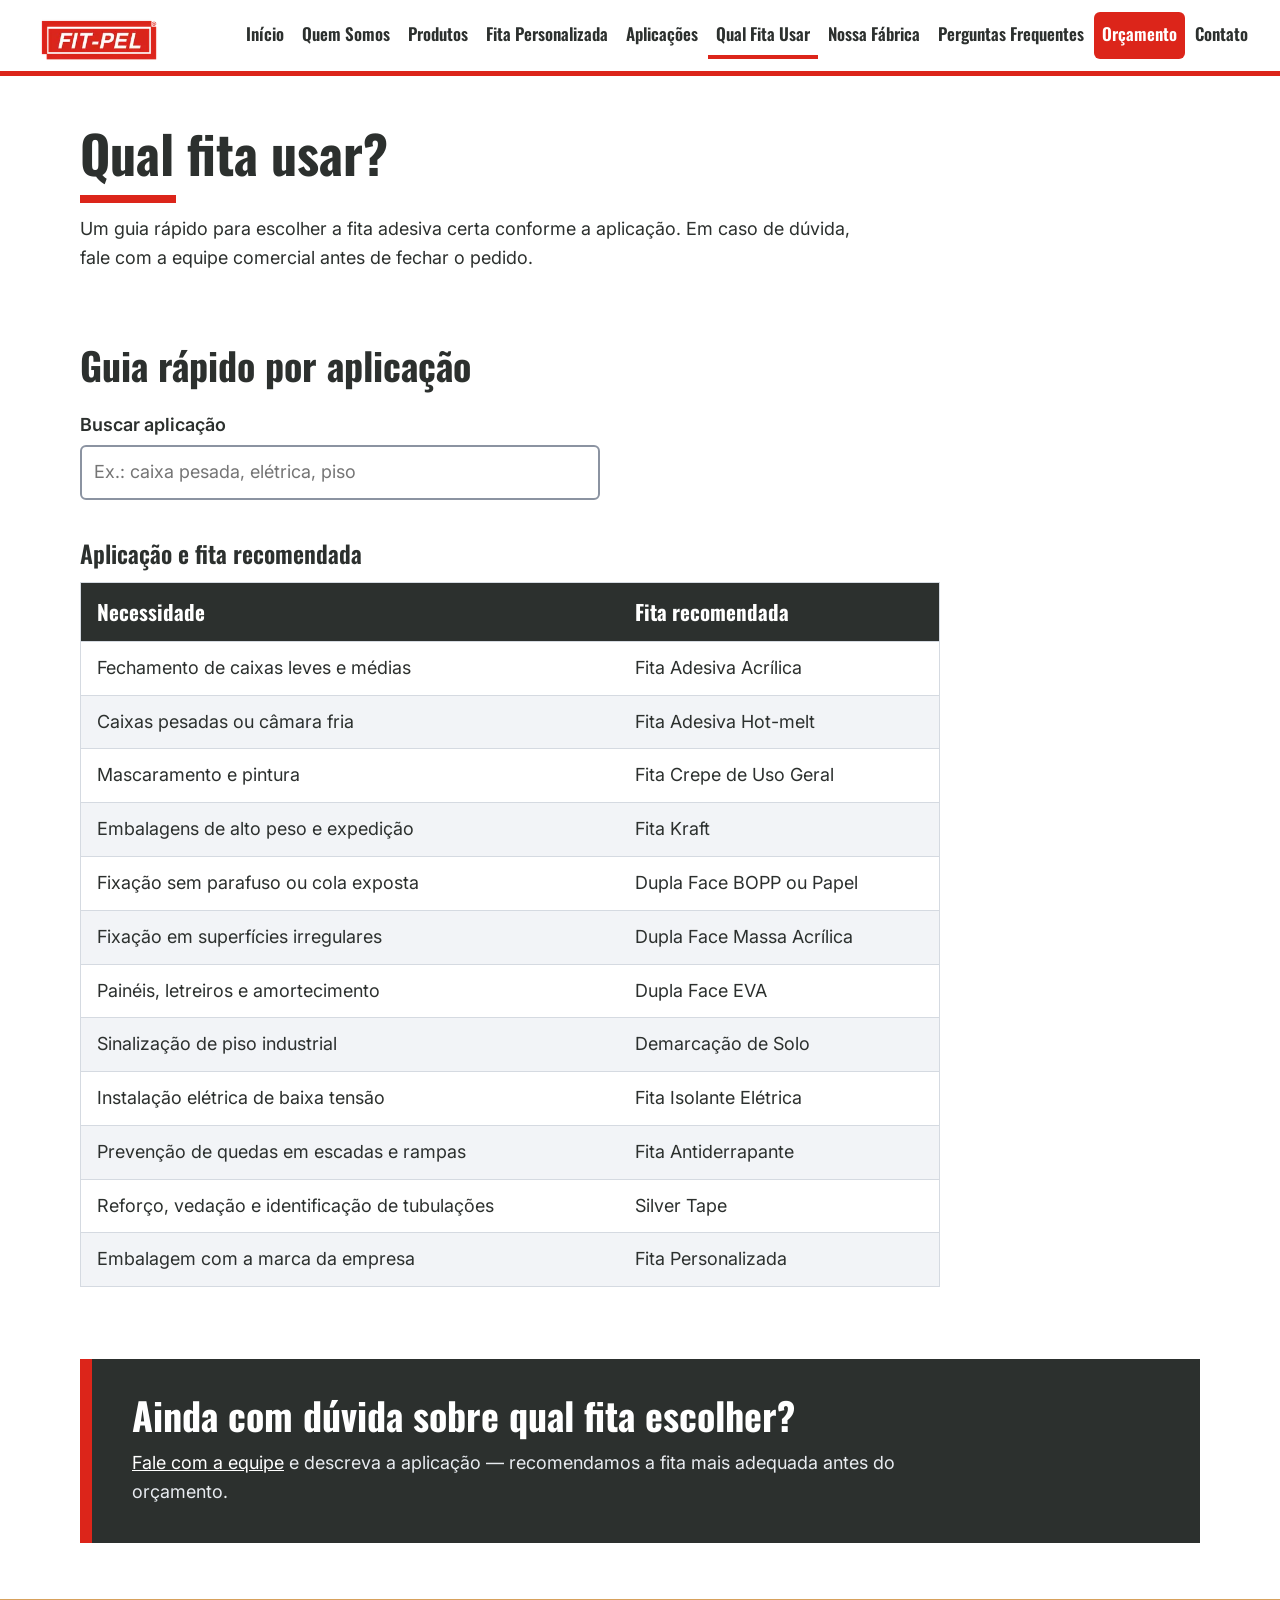
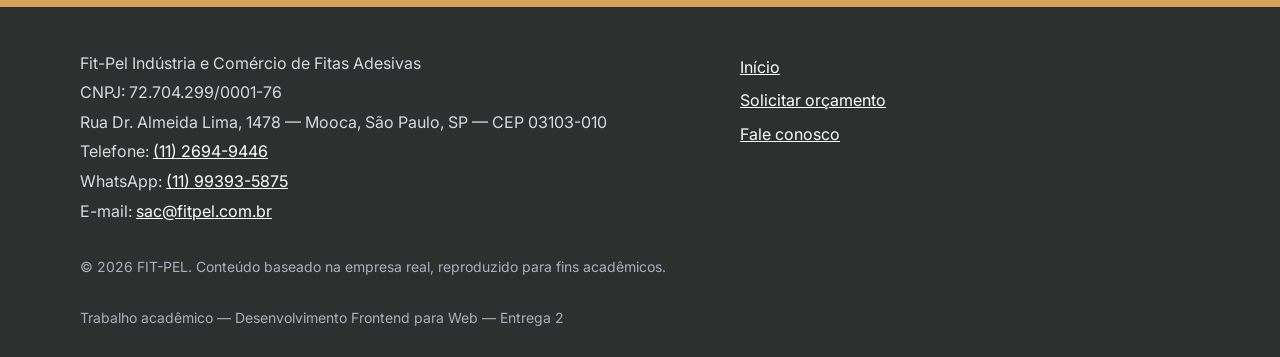
<file: paginas/qual-fita-usar.html>
<!DOCTYPE html>
<html lang="pt-BR">
<head>
  <meta charset="UTF-8">
  <meta name="viewport" content="width=device-width, initial-scale=1.0">
  <title>Qual Fita Usar — FIT-PEL</title>
  <meta name="description" content="Guia rápido para escolher a fita adesiva certa conforme a aplicação: embalagem, fixação, sinalização e instalação elétrica.">
  <link rel="icon" type="image/svg+xml" href="../assets/img/favicon.svg">
  <link rel="preconnect" href="https://fonts.googleapis.com">
  <link rel="preconnect" href="https://fonts.gstatic.com" crossorigin>
  <link rel="stylesheet" href="https://fonts.googleapis.com/css2?family=Oswald:wght@600;700&amp;family=Inter:wght@400;600&amp;display=swap">
  <link rel="stylesheet" href="../css/style.css">
  <script src="../js/main.js" defer></script>
</head>
<body>

  <a class="pular" href="#conteudo">Pular para o conteúdo</a>

<header>
    <p class="logo"><a href="../index.html"><img src="../assets/img/logo-fitpel.webp" alt="FIT-PEL — Indústria e Comércio de Fitas Adesivas" width="150"></a></p>
    <button class="menu-toggle" type="button" aria-expanded="false" aria-controls="menu-principal">Menu</button>
    <nav id="menu-principal" aria-label="Navegação principal">
      <ul>
          <li><a href="../index.html">Início</a></li>
          <li><a href="quem-somos.html">Quem Somos</a></li>
          <li><a href="produtos.html">Produtos</a></li>
          <li><a href="fita-personalizada.html">Fita Personalizada</a></li>
          <li><a href="aplicacoes.html">Aplicações</a></li>
          <li><a href="qual-fita-usar.html" aria-current="page">Qual Fita Usar</a></li>
          <li><a href="fabrica.html">Nossa Fábrica</a></li>
          <li><a href="faq.html">Perguntas Frequentes</a></li>
          <li><a class="nav-cta" href="orcamento.html">Orçamento</a></li>
          <li><a href="contato.html">Contato</a></li>
      </ul>
    </nav>
  </header>

  <main id="conteudo">
    <section aria-labelledby="guia-titulo">
      <h1 id="guia-titulo">Qual fita usar?</h1>
      <p>Um guia rápido para escolher a fita adesiva certa conforme a aplicação. Em caso de dúvida, fale com a equipe comercial antes de fechar o pedido.</p>
    </section>

    <article class="sem-moldura" aria-labelledby="tabela-titulo">
      <h2 id="tabela-titulo">Guia rápido por aplicação</h2>
      <div class="busca" role="search">
        <label for="busca-aplicacao">Buscar aplicação</label>
        <input type="search" id="busca-aplicacao" data-filtro="tbody tr" placeholder="Ex.: caixa pesada, elétrica, piso">
        <p class="busca-resultado" role="status"></p>
      </div>

      <table>
        <caption>Aplicação e fita recomendada</caption>
        <thead>
          <tr>
            <th scope="col">Necessidade</th>
            <th scope="col">Fita recomendada</th>
          </tr>
        </thead>
        <tbody>
          <tr>
            <td>Fechamento de caixas leves e médias</td>
            <td>Fita Adesiva Acrílica</td>
          </tr>
          <tr>
            <td>Caixas pesadas ou câmara fria</td>
            <td>Fita Adesiva Hot-melt</td>
          </tr>
          <tr>
            <td>Mascaramento e pintura</td>
            <td>Fita Crepe de Uso Geral</td>
          </tr>
          <tr>
            <td>Embalagens de alto peso e expedição</td>
            <td>Fita Kraft</td>
          </tr>
          <tr>
            <td>Fixação sem parafuso ou cola exposta</td>
            <td>Dupla Face BOPP ou Papel</td>
          </tr>
          <tr>
            <td>Fixação em superfícies irregulares</td>
            <td>Dupla Face Massa Acrílica</td>
          </tr>
          <tr>
            <td>Painéis, letreiros e amortecimento</td>
            <td>Dupla Face EVA</td>
          </tr>
          <tr>
            <td>Sinalização de piso industrial</td>
            <td>Demarcação de Solo</td>
          </tr>
          <tr>
            <td>Instalação elétrica de baixa tensão</td>
            <td>Fita Isolante Elétrica</td>
          </tr>
          <tr>
            <td>Prevenção de quedas em escadas e rampas</td>
            <td>Fita Antiderrapante</td>
          </tr>
          <tr>
            <td>Reforço, vedação e identificação de tubulações</td>
            <td>Silver Tape</td>
          </tr>
          <tr>
            <td>Embalagem com a marca da empresa</td>
            <td>Fita Personalizada</td>
          </tr>
        </tbody>
      </table>
    </article>

    <section class="chamada" aria-labelledby="ajuda-titulo">
      <h2 id="ajuda-titulo">Ainda com dúvida sobre qual fita escolher?</h2>
      <p><a href="contato.html">Fale com a equipe</a> e descreva a aplicação — recomendamos a fita mais adequada antes do orçamento.</p>
    </section>

  </main>

  <footer>
    <address>
      <p>Fit-Pel Indústria e Comércio de Fitas Adesivas</p>
      <p>CNPJ: 72.704.299/0001-76</p>
      <p>Rua Dr. Almeida Lima, 1478 — Mooca, São Paulo, SP — CEP 03103-010</p>
      <p>Telefone: <a href="tel:+551126949446">(11) 2694-9446</a></p>
      <p>WhatsApp: <a href="https://wa.me/5511993935875">(11) 99393-5875</a></p>
      <p>E-mail: <a href="mailto:sac@fitpel.com.br">sac@fitpel.com.br</a></p>
    </address>
    <nav aria-label="Links rápidos do rodapé">
      <ul>
        <li><a href="../index.html">Início</a></li>
        <li><a href="orcamento.html">Solicitar orçamento</a></li>
        <li><a href="contato.html">Fale conosco</a></li>
      </ul>
    </nav>
    <p>&copy; 2026 FIT-PEL. Conteúdo baseado na empresa real, reproduzido para fins acadêmicos.</p>
    <p>Trabalho acadêmico — Desenvolvimento Frontend para Web — Entrega 2</p>
  </footer>

</body>
</html>
</file>
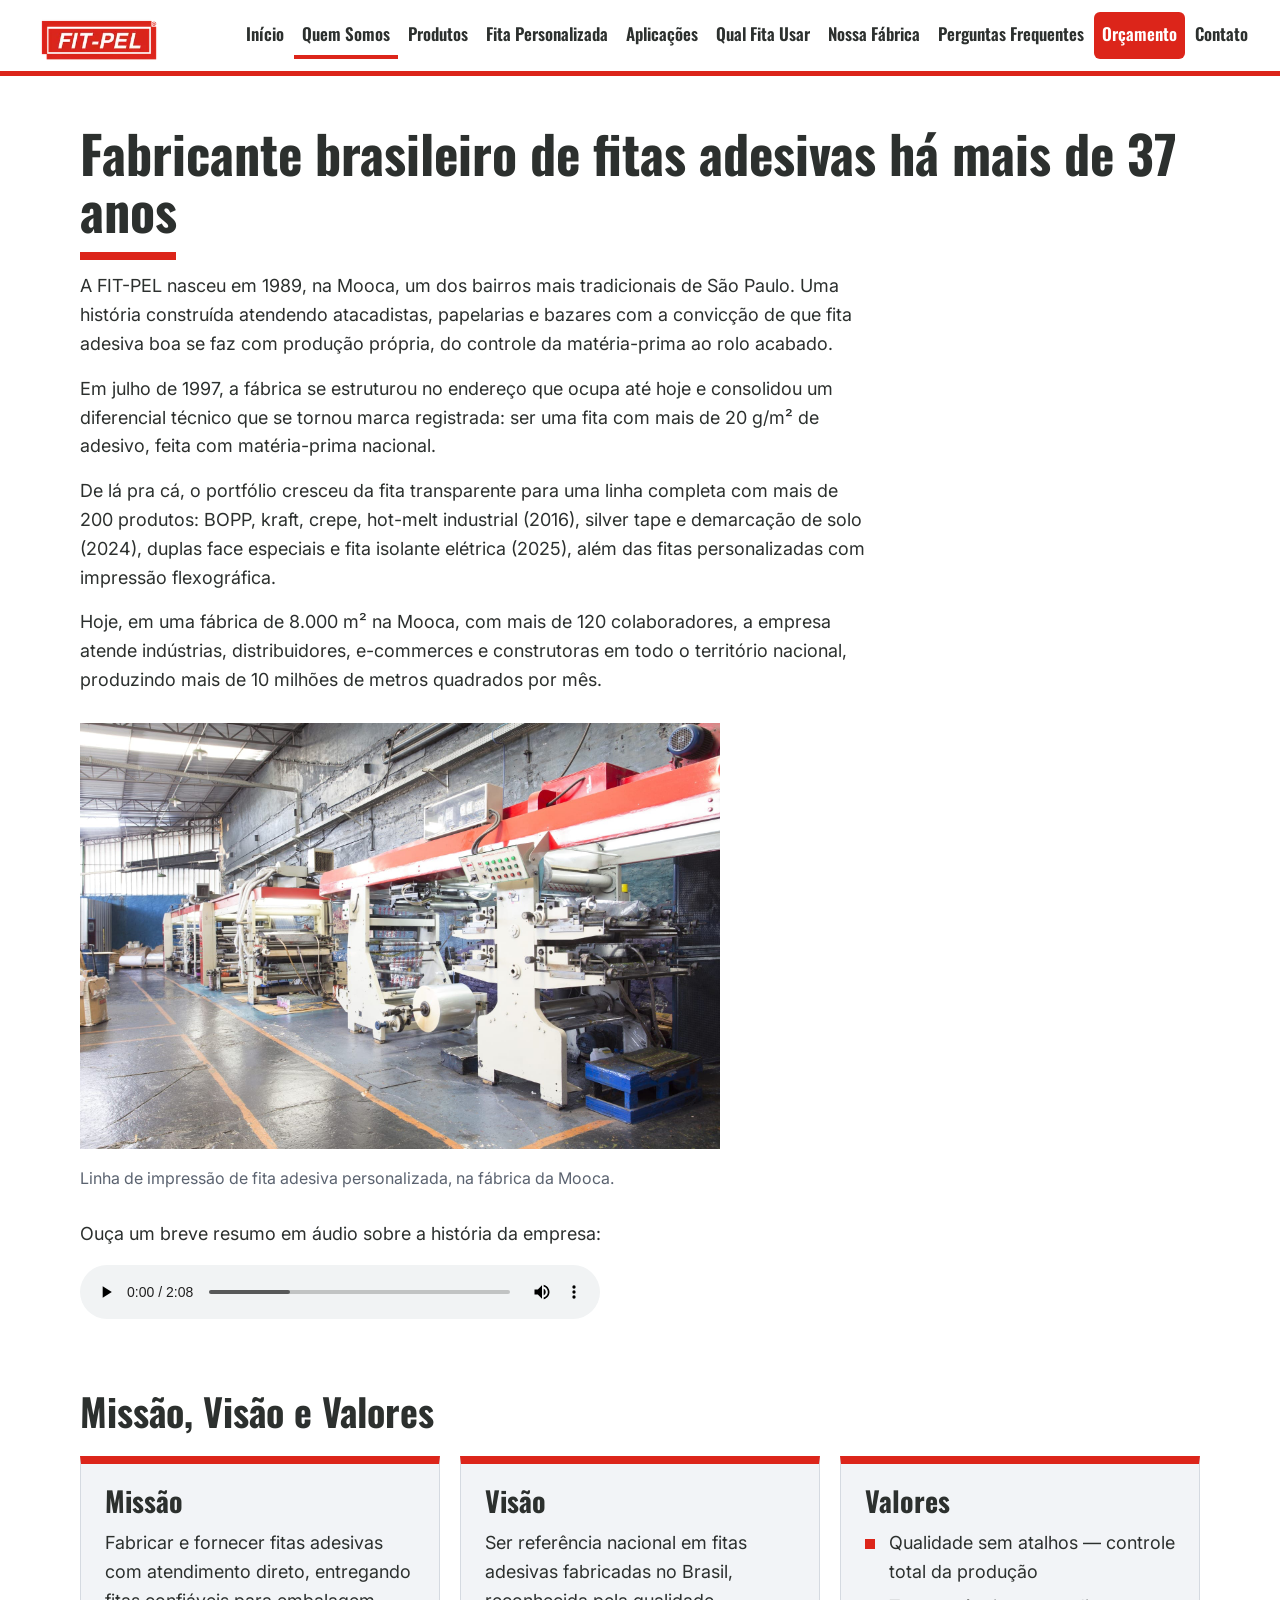
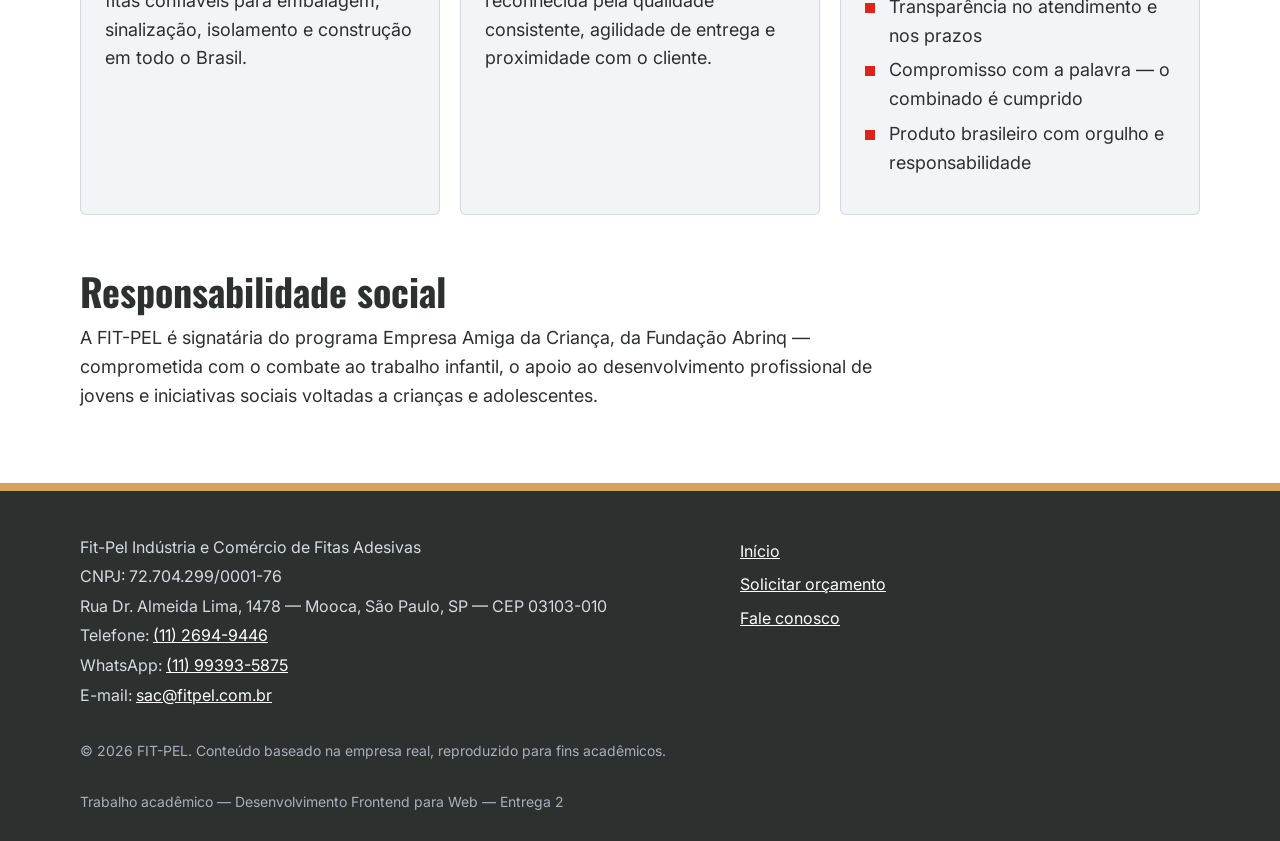
<file: paginas/quem-somos.html>
<!DOCTYPE html>
<html lang="pt-BR">

<head>
  <meta charset="UTF-8">
  <meta name="viewport" content="width=device-width, initial-scale=1.0">
  <title>Quem Somos — FIT-PEL</title>
  <meta name="description"
    content="FIT-PEL: fabricante brasileiro de fitas adesivas há 37 anos. Produção própria em São Paulo desde 1989.">
  <link rel="icon" type="image/svg+xml" href="../assets/img/favicon.svg">
  <link rel="preconnect" href="https://fonts.googleapis.com">
  <link rel="preconnect" href="https://fonts.gstatic.com" crossorigin>
  <link rel="stylesheet" href="https://fonts.googleapis.com/css2?family=Oswald:wght@600;700&amp;family=Inter:wght@400;600&amp;display=swap">
  <link rel="stylesheet" href="../css/style.css">
  <script src="../js/main.js" defer></script>
</head>

<body>

  <a class="pular" href="#conteudo">Pular para o conteúdo</a>

<header>
    <p class="logo"><a href="../index.html"><img src="../assets/img/logo-fitpel.webp" alt="FIT-PEL — Indústria e Comércio de Fitas Adesivas" width="150"></a></p>
    <button class="menu-toggle" type="button" aria-expanded="false" aria-controls="menu-principal">Menu</button>
    <nav id="menu-principal" aria-label="Navegação principal">
      <ul>
        <li><a href="../index.html">Início</a></li>
        <li><a href="quem-somos.html" aria-current="page">Quem Somos</a></li>
        <li><a href="produtos.html">Produtos</a></li>
        <li><a href="fita-personalizada.html">Fita Personalizada</a></li>
        <li><a href="aplicacoes.html">Aplicações</a></li>
        <li><a href="qual-fita-usar.html">Qual Fita Usar</a></li>
        <li><a href="fabrica.html">Nossa Fábrica</a></li>
        <li><a href="faq.html">Perguntas Frequentes</a></li>
        <li><a class="nav-cta" href="orcamento.html">Orçamento</a></li>
        <li><a href="contato.html">Contato</a></li>
      </ul>
    </nav>
  </header>

  <main id="conteudo">
    <section aria-labelledby="historia-titulo">
      <h1 id="historia-titulo">Fabricante brasileiro de fitas adesivas há mais de 37 anos</h1>
      <p>A FIT-PEL nasceu em 1989, na Mooca, um dos bairros mais tradicionais de São Paulo. Uma história construída
        atendendo atacadistas, papelarias e bazares com a convicção de que fita adesiva boa se faz com produção própria,
        do controle da matéria-prima ao rolo acabado.</p>
      <p>Em julho de 1997, a fábrica se estruturou no endereço que ocupa até hoje e consolidou um diferencial técnico
        que se tornou marca registrada: ser uma fita com mais de 20 g/m² de adesivo, feita com matéria-prima nacional.
      </p>
      <p>De lá pra cá, o portfólio cresceu da fita transparente para uma linha completa com mais de 200 produtos: BOPP,
        kraft, crepe, hot-melt industrial (2016), silver tape e demarcação de solo (2024), duplas face especiais e fita
        isolante elétrica (2025), além das fitas personalizadas com impressão flexográfica.</p>
      <p>Hoje, em uma fábrica de 8.000 m² na Mooca, com mais de 120 colaboradores, a empresa atende indústrias,
        distribuidores, e-commerces e construtoras em todo o território nacional, produzindo mais de 10 milhões de
        metros quadrados por mês.</p>

      <figure>
        <img src="../assets/img/IMG_1080.jpg" loading="lazy"
          alt="Linha de impressão de fita adesiva na fábrica FIT-PEL, na Mooca, São Paulo" width="640">
        <figcaption>Linha de impressão de fita adesiva personalizada, na fábrica da Mooca.</figcaption>
      </figure>

      <p>Ouça um breve resumo em áudio sobre a história da empresa:</p>
      <audio controls>
        <source src="../assets/audio/breve-audio.mp3" type="audio/mpeg">
        Seu navegador não suporta reprodução de áudio.
      </audio>
    </section>

    <section aria-labelledby="mvv-titulo">
      <h2 id="mvv-titulo">Missão, Visão e Valores</h2>

      <div class="cards">
        <article>
          <h3>Missão</h3>
          <p>Fabricar e fornecer fitas adesivas com atendimento direto, entregando fitas confiáveis para embalagem,
            sinalização, isolamento e construção em todo o Brasil.</p>
        </article>

        <article>
          <h3>Visão</h3>
          <p>Ser referência nacional em fitas adesivas fabricadas no Brasil, reconhecida pela qualidade consistente,
            agilidade de entrega e proximidade com o cliente.</p>
        </article>

        <article>
          <h3>Valores</h3>
          <ul>
            <li>Qualidade sem atalhos — controle total da produção</li>
            <li>Transparência no atendimento e nos prazos</li>
            <li>Compromisso com a palavra — o combinado é cumprido</li>
            <li>Produto brasileiro com orgulho e responsabilidade</li>
          </ul>
        </article>
      </div>
    </section>

    <section aria-labelledby="social-titulo">
      <h2 id="social-titulo">Responsabilidade social</h2>
      <p>A FIT-PEL é signatária do programa Empresa Amiga da Criança, da Fundação Abrinq — comprometida com o combate ao
        trabalho infantil, o apoio ao desenvolvimento profissional de jovens e iniciativas sociais voltadas a crianças e
        adolescentes.</p>
    </section>

  </main>

  <footer>
    <address>
      <p>Fit-Pel Indústria e Comércio de Fitas Adesivas</p>
      <p>CNPJ: 72.704.299/0001-76</p>
      <p>Rua Dr. Almeida Lima, 1478 — Mooca, São Paulo, SP — CEP 03103-010</p>
      <p>Telefone: <a href="tel:+551126949446">(11) 2694-9446</a></p>
      <p>WhatsApp: <a href="https://wa.me/5511993935875">(11) 99393-5875</a></p>
      <p>E-mail: <a href="mailto:sac@fitpel.com.br">sac@fitpel.com.br</a></p>
    </address>
    <nav aria-label="Links rápidos do rodapé">
      <ul>
        <li><a href="../index.html">Início</a></li>
        <li><a href="orcamento.html">Solicitar orçamento</a></li>
        <li><a href="contato.html">Fale conosco</a></li>
      </ul>
    </nav>
    <p>&copy; 2026 FIT-PEL. Conteúdo baseado na empresa real, reproduzido para fins acadêmicos.</p>
    <p>Trabalho acadêmico — Desenvolvimento Frontend para Web — Entrega 2</p>
  </footer>

</body>

</html>
</file>
<file: css/style.css>
@charset "UTF-8";

/* ==========================================================================
   FIT-PEL — folha de estilo única do site
   Organização:
   1. Tokens (cores, fontes)   2. Base   3. Estrutura (header, main, footer)
   4. Componentes (botões, cards, tabela, formulário, FAQ, mídia)
   5. Páginas específicas      6. Responsivo
   ========================================================================== */

/* 1. TOKENS ---------------------------------------------------------------- */
:root {
  --vermelho: #DC251A;
  --vermelho-escuro: #A8140C;
  --grafite: #2C302E;
  --texto: #2C302E;
  --mudo: #5B6370;
  --papel: #F2F4F7;
  --branco: #FFFFFF;
  --kraft: #D7A15C;
  --kraft-escuro: #C48B47;
  --linha: #D5DAE1;
  --sucesso: #1B5E20;

  --fonte-titulo: "Oswald", "Arial Narrow", Arial, sans-serif;
  --fonte-texto: "Inter", "Segoe UI", Arial, sans-serif;
}

/* 2. BASE ------------------------------------------------------------------ */
*,
*::before,
*::after {
  box-sizing: border-box;
}

html {
  scroll-behavior: smooth;
}

body {
  margin: 0;
  background: var(--branco);
  color: var(--texto);
  font-family: var(--fonte-texto);
  font-size: 18px;
  line-height: 1.6;
}

h1,
h2,
h3 {
  margin: 0 0 12px;
  font-family: var(--fonte-titulo);
  font-weight: 700;
  line-height: 1.1;
  color: var(--grafite);
}

h1 {
  font-size: 52px;
}

h2 {
  font-size: 38px;
}

h3 {
  font-size: 26px;
}

p {
  margin: 0 0 16px;
}

a {
  color: var(--vermelho-escuro);
}

a:hover {
  color: var(--grafite);
}

img,
video {
  max-width: 100%;
  height: auto;
}

address {
  font-style: normal;
}

a:focus,
button:focus,
input:focus,
select:focus,
textarea:focus,
summary:focus {
  outline: 3px solid var(--vermelho);
  outline-offset: 2px;
}

[hidden] {
  display: none !important;
}

.pular {
  position: absolute;
  left: -9999px;
  top: 8px;
  z-index: 100;
  padding: 10px 16px;
  background: var(--branco);
  color: var(--grafite);
}

.pular:focus {
  left: 8px;
}

/* 3. ESTRUTURA ------------------------------------------------------------- */

/* Cabeçalho e navegação */
body > header {
  position: sticky;
  top: 0;
  z-index: 50;
  display: flex;
  flex-wrap: wrap;
  align-items: center;
  justify-content: space-between;
  gap: 8px 24px;
  padding: 10px 24px;
  background: var(--branco);
  border-bottom: 5px solid var(--vermelho);
}

.logo {
  margin: 0;
  line-height: 0;
}

.logo img {
  display: block;
  width: 150px;
}

body > header nav ul {
  display: flex;
  flex-wrap: wrap;
  gap: 2px;
  margin: 0;
  padding: 0;
  list-style: none;
}

body > header nav a {
  display: block;
  padding: 8px 8px;
  font-family: var(--fonte-titulo);
  font-size: 17px;
  font-weight: 600;
  color: var(--grafite);
  text-decoration: none;
  border-bottom: 4px solid transparent;
}

body > header nav a:hover,
body > header nav a[aria-current="page"] {
  border-bottom-color: var(--vermelho);
}

body > header nav .nav-cta {
  background: var(--vermelho);
  color: var(--branco);
  border-radius: 6px;
  border-bottom-color: transparent;
}

body > header nav .nav-cta:hover {
  background: var(--grafite);
  border-bottom-color: transparent;
  color: var(--branco);
}

.menu-toggle {
  display: none;
  padding: 8px 18px;
  background: var(--grafite);
  color: var(--branco);
  border: 0;
  border-radius: 6px;
  font-family: var(--fonte-titulo);
  font-size: 20px;
  font-weight: 600;
  cursor: pointer;
}

/* Conteúdo principal: grade de 3 colunas centraliza o miolo e deixa o hero sangrar */
main {
  display: grid;
  grid-template-columns: minmax(20px, 1fr) minmax(0, 1120px) minmax(20px, 1fr);
}

main > * {
  grid-column: 2;
}

main > section,
main > article.sem-moldura {
  margin: 0 0 56px;
}

main > section:first-child {
  margin-top: 48px;
}

main > section > p,
main > section > ul,
main > section > ol {
  max-width: 72ch;
}

h1::after {
  content: "";
  display: block;
  width: 96px;
  height: 8px;
  margin-top: 14px;
  background: var(--vermelho);
}

/* Rodapé */
body > footer {
  display: grid;
  grid-template-columns: minmax(20px, 1fr) minmax(0, 620px) minmax(0, 500px) minmax(20px, 1fr);
  gap: 28px 0;
  padding: 44px 0 28px;
  background: var(--grafite);
  color: #D5DAE1;
  border-top: 8px solid var(--kraft);
  font-size: 16px;
}

body > footer address {
  grid-column: 2;
}

body > footer address p {
  margin: 0 0 4px;
}

body > footer nav {
  grid-column: 3;
  padding-left: 40px;
}

body > footer nav ul {
  margin: 0;
  padding: 0;
  list-style: none;
}

body > footer nav a {
  display: inline-block;
  padding: 4px 0;
}

body > footer a {
  color: var(--branco);
}

body > footer a:hover {
  color: var(--kraft);
}

body > footer > p {
  grid-column: 2 / 4;
  margin: 0;
  color: #A9B0BC;
  font-size: 14px;
}

/* 4. COMPONENTES ----------------------------------------------------------- */

/* Botões (links .btn e <button>) */
.btn,
main button,
.voltar-topo {
  display: inline-block;
  padding: 12px 24px;
  background: var(--vermelho);
  color: var(--branco);
  border: 2px solid var(--vermelho);
  border-radius: 6px;
  font-family: var(--fonte-titulo);
  font-size: 22px;
  font-weight: 700;
  line-height: 1.2;
  text-decoration: none;
  cursor: pointer;
}

.btn:hover,
main button:hover,
.voltar-topo:hover {
  background: var(--grafite);
  border-color: var(--grafite);
  color: var(--branco);
}

.btn-contorno,
main button[type="reset"],
main button[type="button"] {
  background: transparent;
  color: var(--grafite);
  border-color: var(--grafite);
}

.btn-contorno:hover,
main button[type="reset"]:hover,
main button[type="button"]:hover {
  background: var(--grafite);
  color: var(--branco);
}

.acoes,
.botoes {
  display: flex;
  flex-wrap: wrap;
  gap: 12px;
  margin: 24px 0 20px;
}

/* Cards */
.cards {
  display: grid;
  grid-template-columns: repeat(auto-fit, minmax(250px, 1fr));
  gap: 20px;
  margin-top: 24px;
}

.cards > section {
  display: flex;
}

article {
  flex: 1;
  padding: 22px 24px 20px;
  background: var(--papel);
  border: 1px solid var(--linha);
  border-top: 8px solid var(--vermelho);
  border-radius: 0 0 6px 6px;
}

article h2,
article h3 {
  font-size: 28px;
}

article p:last-child {
  margin-bottom: 0;
}

/* <article> de página inteira: contêiner semântico sem aparência de card */
article.sem-moldura {
  padding: 0;
  background: none;
  border: 0;
}

article.sem-moldura > h2 {
  font-size: 38px;
}

article.sem-moldura > ol {
  max-width: 72ch;
}

/* Listas: marcador quadrado (fita cortada) e passos numerados */
main ul {
  margin: 0 0 16px;
  padding: 0;
  list-style: none;
}

main ul li {
  position: relative;
  padding-left: 24px;
  margin-bottom: 6px;
}

main ul li::before {
  content: "";
  position: absolute;
  left: 0;
  top: 0.55em;
  width: 10px;
  height: 10px;
  background: var(--vermelho);
}

main ol {
  margin: 24px 0 0;
  padding: 0;
  list-style: none;
  counter-reset: passo;
}

main ol > li {
  position: relative;
  padding: 6px 0 20px 64px;
  counter-increment: passo;
}

main ol > li::before {
  content: counter(passo);
  position: absolute;
  left: 0;
  top: 4px;
  width: 42px;
  height: 42px;
  background: var(--grafite);
  color: var(--branco);
  border-radius: 50%;
  font-family: var(--fonte-titulo);
  font-size: 26px;
  font-weight: 700;
  line-height: 42px;
  text-align: center;
}

main ol h3 {
  margin-bottom: 4px;
  font-size: 24px;
}

/* Tabelas */
table {
  width: 100%;
  max-width: 860px;
  margin-bottom: 16px;
  background: var(--branco);
  border-collapse: collapse;
  border: 1px solid var(--linha);
}

caption {
  padding-bottom: 10px;
  font-family: var(--fonte-titulo);
  font-size: 24px;
  font-weight: 600;
  text-align: left;
}

th {
  padding: 12px 16px;
  background: var(--grafite);
  color: var(--branco);
  font-family: var(--fonte-titulo);
  font-size: 21px;
  text-align: left;
}

td {
  padding: 12px 16px;
  border-top: 1px solid var(--linha);
}

tbody tr:nth-child(even) {
  background: var(--papel);
}

/* Formulários (validação é nativa do HTML5; as classes abaixo só dão retorno visual) */
form {
  max-width: 860px;
}

fieldset {
  display: grid;
  grid-template-columns: 1fr 1fr;
  gap: 18px 20px;
  margin: 0 0 24px;
  padding: 24px;
  background: var(--papel);
  border: 1px solid var(--linha);
  border-top: 8px solid var(--grafite);
}

legend {
  padding: 0 10px;
  font-family: var(--fonte-titulo);
  font-size: 26px;
  font-weight: 700;
}

fieldset p {
  margin: 0;
}

fieldset br {
  display: none;
}

.campo-largo {
  grid-column: 1 / -1;
}

label {
  display: block;
  margin-bottom: 6px;
  font-weight: 600;
}

input,
select,
textarea {
  width: 100%;
  padding: 11px 12px;
  background: var(--branco);
  color: var(--texto);
  border: 2px solid #8B93A1;
  border-radius: 6px;
  font: inherit;
}

textarea {
  resize: vertical;
}

input.validado:invalid,
select.validado:invalid,
textarea.validado:invalid {
  border-color: var(--vermelho);
}

input.validado:valid,
select.validado:valid,
textarea.validado:valid {
  border-color: var(--sucesso);
}

.erro {
  display: block;
  margin-top: 4px;
  color: var(--vermelho-escuro);
  font-size: 15px;
  font-weight: 600;
}

.erro:empty {
  display: none;
}

.aviso-sucesso {
  max-width: 860px;
  margin: 0 0 24px;
  padding: 16px 20px;
  background: #E3F1E4;
  color: var(--sucesso);
  border-left: 8px solid var(--sucesso);
  font-weight: 600;
}

.aviso-erro {
  max-width: 860px;
  margin: 0 0 24px;
  padding: 16px 20px;
  background: #FBE4E2;
  color: var(--vermelho-escuro);
  border-left: 8px solid var(--vermelho);
  font-weight: 600;
}

/* Busca/filtro (JavaScript) */
.busca {
  max-width: 520px;
  margin-top: 24px;
}

.busca-resultado {
  min-height: 1.6em;
  margin: 8px 0 0;
  color: var(--mudo);
  font-size: 16px;
}

/* Perguntas frequentes */
details {
  margin-bottom: 12px;
  background: var(--papel);
  border: 1px solid var(--linha);
  border-left: 8px solid var(--grafite);
}

details[open] {
  border-left-color: var(--vermelho);
}

summary {
  display: block;
  position: relative;
  padding: 16px 60px 16px 20px;
  font-family: var(--fonte-titulo);
  font-size: 25px;
  font-weight: 600;
  line-height: 1.2;
  list-style: none;
  cursor: pointer;
}

summary::after {
  content: "+";
  position: absolute;
  right: 20px;
  top: 12px;
  color: var(--vermelho);
  font-size: 36px;
  line-height: 1;
}

details[open] summary::after {
  content: "\2212";
}

details p {
  margin: 0;
  padding: 0 24px 20px 20px;
  max-width: 72ch;
}

/* Mídia */
figure {
  max-width: 720px;
  margin: 28px 0;
}

figcaption {
  margin-top: 8px;
  color: var(--mudo);
  font-size: 16px;
}

video {
  display: block;
  width: 100%;
  max-width: 720px;
  margin: 12px 0 24px;
  background: var(--grafite);
}

audio {
  display: block;
  width: 100%;
  max-width: 520px;
  margin: 8px 0 16px;
}

/* Chamada para ação (faixa preta no fim das páginas) */
.chamada {
  padding: 36px 40px;
  background: var(--grafite);
  color: #E8EBF0;
  border-left: 12px solid var(--vermelho);
}

.chamada h2 {
  color: var(--branco);
}

.chamada p:last-child {
  margin-bottom: 0;
}

.chamada a:not(.btn) {
  color: var(--branco);
}

.chamada a:not(.btn):hover {
  color: var(--kraft);
}

.chamada .btn-contorno {
  color: var(--branco);
  border-color: var(--branco);
}

.chamada .btn-contorno:hover {
  background: var(--branco);
  color: var(--grafite);
}

/* Botão "voltar ao topo" (criado pelo JavaScript) */
.voltar-topo {
  position: fixed;
  right: 20px;
  bottom: 20px;
  z-index: 40;
  padding: 10px 18px;
  font-size: 20px;
  box-shadow: 0 2px 8px rgba(0, 0, 0, 0.35);
}

/* 5. PÁGINAS ESPECÍFICAS --------------------------------------------------- */

/* Home: hero grafite com a fita vermelha "impressa" na base */
.hero {
  grid-column: 1 / -1;
  display: grid;
  grid-template-columns: minmax(20px, 1fr) minmax(0, 1120px) minmax(20px, 1fr);
  position: relative;
  margin: 0 0 56px;
  padding: 56px 0 108px;
  background: var(--grafite);
  color: var(--branco);
  overflow: hidden;
}

main > .hero:first-child {
  margin-top: 0;
}

.hero::after {
  content: "FIT-PEL   -   100% COLADA NO BRASIL   -   FIT-PEL   -   100% COLADA NO BRASIL   -   FIT-PEL   -   100% COLADA NO BRASIL   -   FIT-PEL   -   100% COLADA NO BRASIL   -   FIT-PEL   -   100% COLADA NO BRASIL";
  position: absolute;
  left: 0;
  right: 0;
  bottom: 28px;
  height: 46px;
  background: var(--vermelho);
  color: var(--branco);
  font-family: var(--fonte-titulo);
  font-size: 24px;
  font-weight: 700;
  line-height: 46px;
  white-space: nowrap;
  overflow: hidden;
}

.hero-conteudo {
  grid-column: 2;
  display: grid;
  grid-template-columns: 1.25fr 1fr;
  gap: 32px;
  align-items: center;
}

.hero h1 {
  color: var(--branco);
  font-size: 68px;
}

.hero-texto > p {
  max-width: 54ch;
  color: #E8EBF0;
  font-size: 20px;
}

.hero-rolo {
  justify-self: center;
  width: 100%;
  max-width: 420px;
}

.numeros {
  display: grid;
  grid-template-columns: 1fr 1fr;
  gap: 18px 28px;
  max-width: 520px;
  margin: 28px 0 0;
}

main .numeros li {
  margin: 0;
  padding: 0 0 0 16px;
  border-left: 5px solid var(--kraft);
  color: #D5DAE1;
  font-size: 16px;
  line-height: 1.3;
}

.numeros li::before {
  display: none;
}

.numeros strong {
  display: block;
  color: var(--branco);
  font-family: var(--fonte-titulo);
  font-size: 40px;
  line-height: 1.1;
}

.hero .btn-contorno {
  color: var(--branco);
  border-color: var(--branco);
}

.hero .btn-contorno:hover {
  background: var(--branco);
  color: var(--grafite);
}

.hero a:focus {
  outline-color: var(--branco);
}

/* Fita personalizada: amostras das cores de fundo disponíveis */
section[aria-labelledby="cores-titulo"] article::before {
  content: "";
  display: block;
  height: 48px;
  margin-bottom: 14px;
  border: 1px solid var(--linha);
}

section[aria-labelledby="cores-titulo"] article:nth-child(1)::before {
  background: var(--branco);
}

section[aria-labelledby="cores-titulo"] article:nth-child(2)::before {
  background: repeating-linear-gradient(45deg, #E2E8F0, #E2E8F0 8px, var(--branco) 8px, var(--branco) 16px);
}

section[aria-labelledby="cores-titulo"] article:nth-child(3)::before {
  background: var(--kraft-escuro);
}

section[aria-labelledby="cores-titulo"] article:nth-child(4)::before {
  background: var(--vermelho);
}

/* 6. RESPONSIVO ------------------------------------------------------------ */

/* Telas largas: alinha o cabeçalho ao miolo da página */
@media (min-width: 1400px) {
  body > header {
    padding-left: calc(50% - 640px);
    padding-right: calc(50% - 640px);
  }
}

/* Menu vira botão "Menu" (só quando o JavaScript está ativo) */
@media (max-width: 1279px) {
  .js .menu-toggle {
    display: block;
  }

  .js body > header nav {
    display: none;
    width: 100%;
  }

  .js body > header nav.aberto {
    display: block;
  }

  .js body > header nav ul {
    flex-direction: column;
    gap: 0;
    padding-bottom: 8px;
  }

  .js body > header nav a {
    padding: 12px 4px;
    border-top: 1px solid var(--linha);
    border-bottom: 0;
  }

  .js body > header nav a[aria-current="page"] {
    color: var(--vermelho-escuro);
  }

  .js body > header nav .nav-cta {
    margin-top: 8px;
    text-align: center;
  }
}

@media (max-width: 860px) {
  body {
    font-size: 17px;
  }

  h1 {
    font-size: 40px;
  }

  h2 {
    font-size: 32px;
  }

  article.sem-moldura > h2 {
    font-size: 32px;
  }

  .hero {
    padding: 36px 0 96px;
  }

  .hero h1 {
    font-size: 46px;
  }

  .hero-conteudo {
    grid-template-columns: 1fr;
  }

  .hero-rolo {
    max-width: 260px;
  }

  fieldset {
    grid-template-columns: 1fr;
    padding: 18px;
  }

  .chamada {
    padding: 26px 22px;
  }

  body > footer {
    grid-template-columns: 20px 1fr 20px;
  }

  body > footer nav,
  body > footer > p {
    grid-column: 2;
  }

  body > footer nav {
    padding-left: 0;
  }
}

@media (max-width: 480px) {
  .numeros {
    grid-template-columns: 1fr;
  }

  .acoes .btn,
  .botoes button {
    width: 100%;
    text-align: center;
  }

  body > header {
    padding: 8px 16px;
  }

  .logo img {
    width: 120px;
  }
}

@media (prefers-reduced-motion: reduce) {
  html {
    scroll-behavior: auto;
  }
}
</file>
